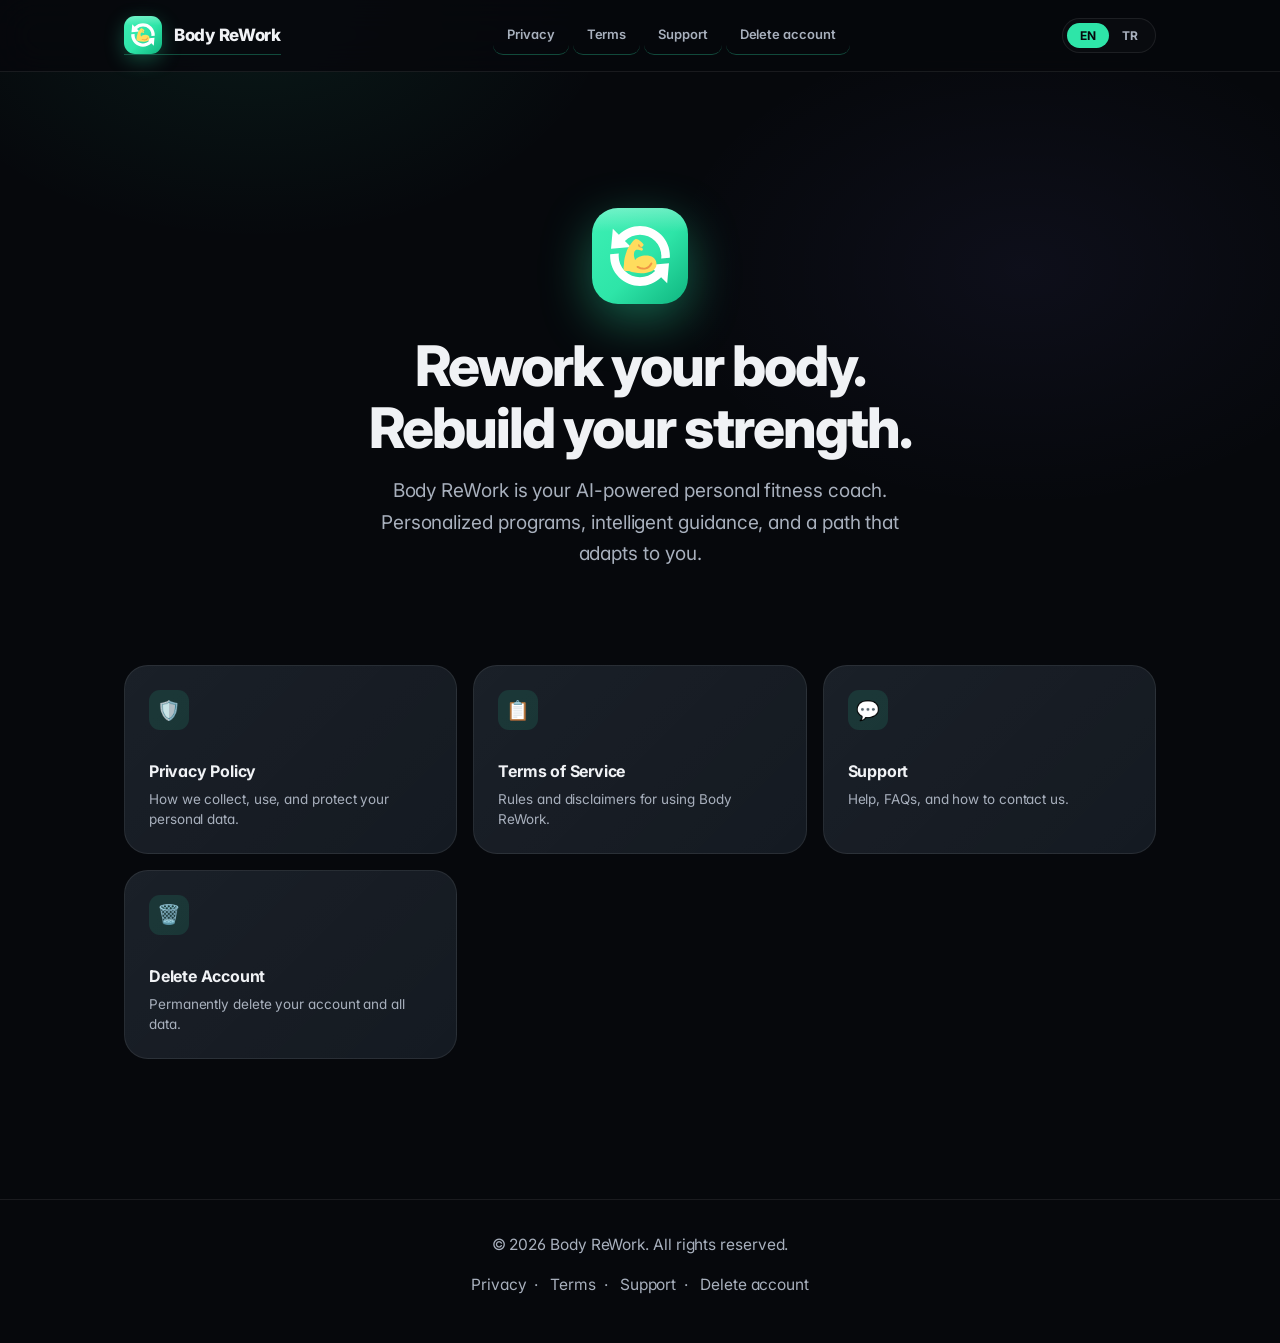
<file: index.html>
<!DOCTYPE html>
<html lang="en">
<head>
<meta charset="UTF-8" />
<meta name="viewport" content="width=device-width, initial-scale=1.0" />
<meta name="description" content="Body ReWork — official legal documents and support." />
<title>Body ReWork — Official Site</title>
<link rel="icon" type="image/svg+xml" href="data:image/svg+xml,%3Csvg xmlns='http://www.w3.org/2000/svg' viewBox='0 0 1024 1024'%3E%3Cdefs%3E%3ClinearGradient id='g'%3E%3Cstop offset='0%25' stop-color='%233DF0B5'/%3E%3Cstop offset='100%25' stop-color='%230FB57F'/%3E%3C/linearGradient%3E%3C/defs%3E%3Crect width='1024' height='1024' fill='url(%23g)'/%3E%3C/svg%3E" />
<link href="https://fonts.googleapis.com/css2?family=Inter:wght@400;500;600;700;800&family=JetBrains+Mono:wght@500&display=swap" rel="stylesheet">
<link rel="stylesheet" href="style.css" />
</head>
<body>

<nav class="nav">
  <div class="nav-inner">
    <a href="/" class="brand">
      <div class="brand-mark">
        <svg viewBox="0 0 1024 1024" xmlns="http://www.w3.org/2000/svg" aria-hidden="true">
          <defs>
            <linearGradient id="navMint" x1="0" y1="0" x2="1" y2="1">
              <stop offset="0%" stop-color="#3DF0B5"/>
              <stop offset="55%" stop-color="#2EE5A8"/>
              <stop offset="100%" stop-color="#0FB57F"/>
            </linearGradient>
            <linearGradient id="navShine" x1="0" y1="0" x2="0" y2="1">
              <stop offset="0%" stop-color="#FFFFFF" stop-opacity="0.28"/>
              <stop offset="50%" stop-color="#FFFFFF" stop-opacity="0"/>
            </linearGradient>
          </defs>
          <rect width="1024" height="1024" fill="url(#navMint)"/>
          <rect width="1024" height="512" fill="url(#navShine)"/>
          <g transform="translate(102, 102) scale(22.78)">
            <path fill="#FFFFFF" d="M22.242 22.242l2.829 2.829c-3.905 3.905-10.237 3.904-14.143-.001-2.247-2.246-3.194-5.296-2.854-8.225l-4.037.367c-.215 3.84 1.128 7.752 4.062 10.687 5.467 5.467 14.333 5.468 19.799 0l2.828 2.828.849-9.334-9.333.849zM27.899 8.1C22.431 2.633 13.568 2.633 8.1 8.1L5.272 5.272l-.849 9.334 9.334-.849-2.829-2.829c3.906-3.905 10.236-3.905 14.142 0 2.248 2.247 3.194 5.297 2.856 8.226l4.036-.366c.216-3.841-1.128-7.753-4.063-10.688z"/>
          </g>
          <g transform="translate(328, 328) scale(10.24)">
            <path fill="#EF9645" d="M15.977 9.36h3.789c.114-.191.147-.439.058-.673l-3.846-4.705V9.36z"/>
            <path fill="#FFDC5D" d="M12.804 22.277c-.057-.349-.124-.679-.206-.973-.62-2.223-1.14-3.164-.918-5.494.29-1.584.273-4.763 4.483-4.268 1.112.131 2.843.927 3.834.91.567-.01.98-1.157 1.017-1.539.051-.526-.865-1.42-1.248-1.554-.383-.134-2.012-.631-2.681-.824-1.039-.301-.985-1.705-1.051-2.205-.031-.235.084-.467.294-.591.21-.124.375-.008.579.125l.885.648c.497.426-.874 1.24-.503 1.376 0 0 1.755.659 2.507.796.412.075 1.834-1.529 1.917-2.47.065-.74-3.398-4.083-5.867-5.381-.868-.456-1.377-.721-1.949-.694-.683.032-.898.302-1.748 1.03C8.302 4.46 4.568 11.577 4.02 13.152c-2.246 6.461-2.597 9.865-2.677 11.788-.049.59-.076 1.177-.076 1.758.065 0-1 5 0 6s5.326 1 5.326 1c10 3.989 28.57 2.948 28.57-7.233 0-12.172-18.813-10.557-22.359-4.188z"/>
            <path fill="#EF9645" d="M20.63 32.078c-3.16-.332-5.628-1.881-5.767-1.97-.465-.297-.601-.913-.305-1.379s.913-.603 1.38-.308c.04.025 4.003 2.492 7.846 1.467 2.125-.566 3.867-2.115 5.177-4.601.258-.49.866-.676 1.351-.419.488.257.676.862.419 1.351-1.585 3.006-3.754 4.893-6.447 5.606-1.257.332-2.502.374-3.654.253z"/>
          </g>
        </svg>
      </div>
      <span class="brand-name">Body ReWork</span>
    </a>
    <div class="nav-links">
      <a href="/privacy.html">Privacy</a>
      <a href="/terms.html">Terms</a>
      <a href="/support.html">Support</a>
      <a href="/delete-account.html">Delete account</a>
    </div>
    <div class="lang-toggle">
      <button id="lang-en" class="active" onclick="setLang('en')">EN</button>
      <button id="lang-tr" onclick="setLang('tr')">TR</button>
    </div>
  </div>
</nav>

<main class="wide">

  <section class="hero">
    <div class="hero-logo">
      <svg viewBox="0 0 1024 1024" xmlns="http://www.w3.org/2000/svg" aria-hidden="true">
        <defs>
          <linearGradient id="heroMint" x1="0" y1="0" x2="1" y2="1">
            <stop offset="0%" stop-color="#3DF0B5"/>
            <stop offset="55%" stop-color="#2EE5A8"/>
            <stop offset="100%" stop-color="#0FB57F"/>
          </linearGradient>
          <linearGradient id="heroShine" x1="0" y1="0" x2="0" y2="1">
            <stop offset="0%" stop-color="#FFFFFF" stop-opacity="0.28"/>
            <stop offset="50%" stop-color="#FFFFFF" stop-opacity="0"/>
          </linearGradient>
        </defs>
        <rect width="1024" height="1024" fill="url(#heroMint)"/>
        <rect width="1024" height="512" fill="url(#heroShine)"/>
        <g transform="translate(102, 102) scale(22.78)">
          <path fill="#FFFFFF" d="M22.242 22.242l2.829 2.829c-3.905 3.905-10.237 3.904-14.143-.001-2.247-2.246-3.194-5.296-2.854-8.225l-4.037.367c-.215 3.84 1.128 7.752 4.062 10.687 5.467 5.467 14.333 5.468 19.799 0l2.828 2.828.849-9.334-9.333.849zM27.899 8.1C22.431 2.633 13.568 2.633 8.1 8.1L5.272 5.272l-.849 9.334 9.334-.849-2.829-2.829c3.906-3.905 10.236-3.905 14.142 0 2.248 2.247 3.194 5.297 2.856 8.226l4.036-.366c.216-3.841-1.128-7.753-4.063-10.688z"/>
        </g>
        <g transform="translate(328, 328) scale(10.24)">
          <path fill="#EF9645" d="M15.977 9.36h3.789c.114-.191.147-.439.058-.673l-3.846-4.705V9.36z"/>
          <path fill="#FFDC5D" d="M12.804 22.277c-.057-.349-.124-.679-.206-.973-.62-2.223-1.14-3.164-.918-5.494.29-1.584.273-4.763 4.483-4.268 1.112.131 2.843.927 3.834.91.567-.01.98-1.157 1.017-1.539.051-.526-.865-1.42-1.248-1.554-.383-.134-2.012-.631-2.681-.824-1.039-.301-.985-1.705-1.051-2.205-.031-.235.084-.467.294-.591.21-.124.375-.008.579.125l.885.648c.497.426-.874 1.24-.503 1.376 0 0 1.755.659 2.507.796.412.075 1.834-1.529 1.917-2.47.065-.74-3.398-4.083-5.867-5.381-.868-.456-1.377-.721-1.949-.694-.683.032-.898.302-1.748 1.03C8.302 4.46 4.568 11.577 4.02 13.152c-2.246 6.461-2.597 9.865-2.677 11.788-.049.59-.076 1.177-.076 1.758.065 0-1 5 0 6s5.326 1 5.326 1c10 3.989 28.57 2.948 28.57-7.233 0-12.172-18.813-10.557-22.359-4.188z"/>
          <path fill="#EF9645" d="M20.63 32.078c-3.16-.332-5.628-1.881-5.767-1.97-.465-.297-.601-.913-.305-1.379s.913-.603 1.38-.308c.04.025 4.003 2.492 7.846 1.467 2.125-.566 3.867-2.115 5.177-4.601.258-.49.866-.676 1.351-.419.488.257.676.862.419 1.351-1.585 3.006-3.754 4.893-6.447 5.606-1.257.332-2.502.374-3.654.253z"/>
        </g>
      </svg>
    </div>

    <h1>
      <span lang="en">Rework your body.<br/>Rebuild your strength.</span>
      <span lang="tr">Bedenini yeniden inşa et.<br/>Gücünü yeniden kazan.</span>
    </h1>
    <p class="tagline">
      <span lang="en">Body ReWork is your AI-powered personal fitness coach. Personalized programs, intelligent guidance, and a path that adapts to you.</span>
      <span lang="tr">Body ReWork, yapay zekâ destekli kişisel fitness koçundur. Kişiselleştirilmiş programlar, akıllı rehberlik ve sana uyum sağlayan bir yol.</span>
    </p>
  </section>

  <div class="cards">
    <a href="/privacy.html" class="card">
      <div class="card-icon">🛡️</div>
      <h3 class="card-title">
        <span lang="en">Privacy Policy</span>
        <span lang="tr">Gizlilik Politikası</span>
      </h3>
      <p class="card-desc">
        <span lang="en">How we collect, use, and protect your personal data.</span>
        <span lang="tr">Kişisel verilerini nasıl topluyor, kullanıyor ve koruyoruz.</span>
      </p>
    </a>

    <a href="/terms.html" class="card">
      <div class="card-icon">📋</div>
      <h3 class="card-title">
        <span lang="en">Terms of Service</span>
        <span lang="tr">Kullanım Koşulları</span>
      </h3>
      <p class="card-desc">
        <span lang="en">Rules and disclaimers for using Body ReWork.</span>
        <span lang="tr">Body ReWork'ü kullanma kuralları ve yasal uyarılar.</span>
      </p>
    </a>

    <a href="/support.html" class="card">
      <div class="card-icon">💬</div>
      <h3 class="card-title">
        <span lang="en">Support</span>
        <span lang="tr">Destek</span>
      </h3>
      <p class="card-desc">
        <span lang="en">Help, FAQs, and how to contact us.</span>
        <span lang="tr">Yardım, sık sorulanlar ve iletişim bilgileri.</span>
      </p>
    </a>

    <a href="/delete-account.html" class="card">
      <div class="card-icon">🗑️</div>
      <h3 class="card-title">
        <span lang="en">Delete Account</span>
        <span lang="tr">Hesabımı Sil</span>
      </h3>
      <p class="card-desc">
        <span lang="en">Permanently delete your account and all data.</span>
        <span lang="tr">Hesabını ve tüm verilerini kalıcı olarak sil.</span>
      </p>
    </a>
  </div>

</main>

<footer>
  <div class="inner">
    <p>© <span id="year">2026</span> Body ReWork. <span lang="en">All rights reserved.</span><span lang="tr">Tüm hakları saklıdır.</span></p>
    <p style="margin-top: 8px;">
      <a href="/privacy.html">Privacy</a>·
      <a href="/terms.html">Terms</a>·
      <a href="/support.html">Support</a>·
      <a href="/delete-account.html">Delete account</a>
    </p>
  </div>
</footer>

<script>
function setLang(l) {
  document.documentElement.lang = l;
  document.getElementById('lang-en').classList.toggle('active', l === 'en');
  document.getElementById('lang-tr').classList.toggle('active', l === 'tr');
  localStorage.setItem('lang', l);
}
const saved = localStorage.getItem('lang');
if (saved === 'tr') setLang('tr');
document.getElementById('year').textContent = new Date().getFullYear();
</script>

</body>
</html>
</file>
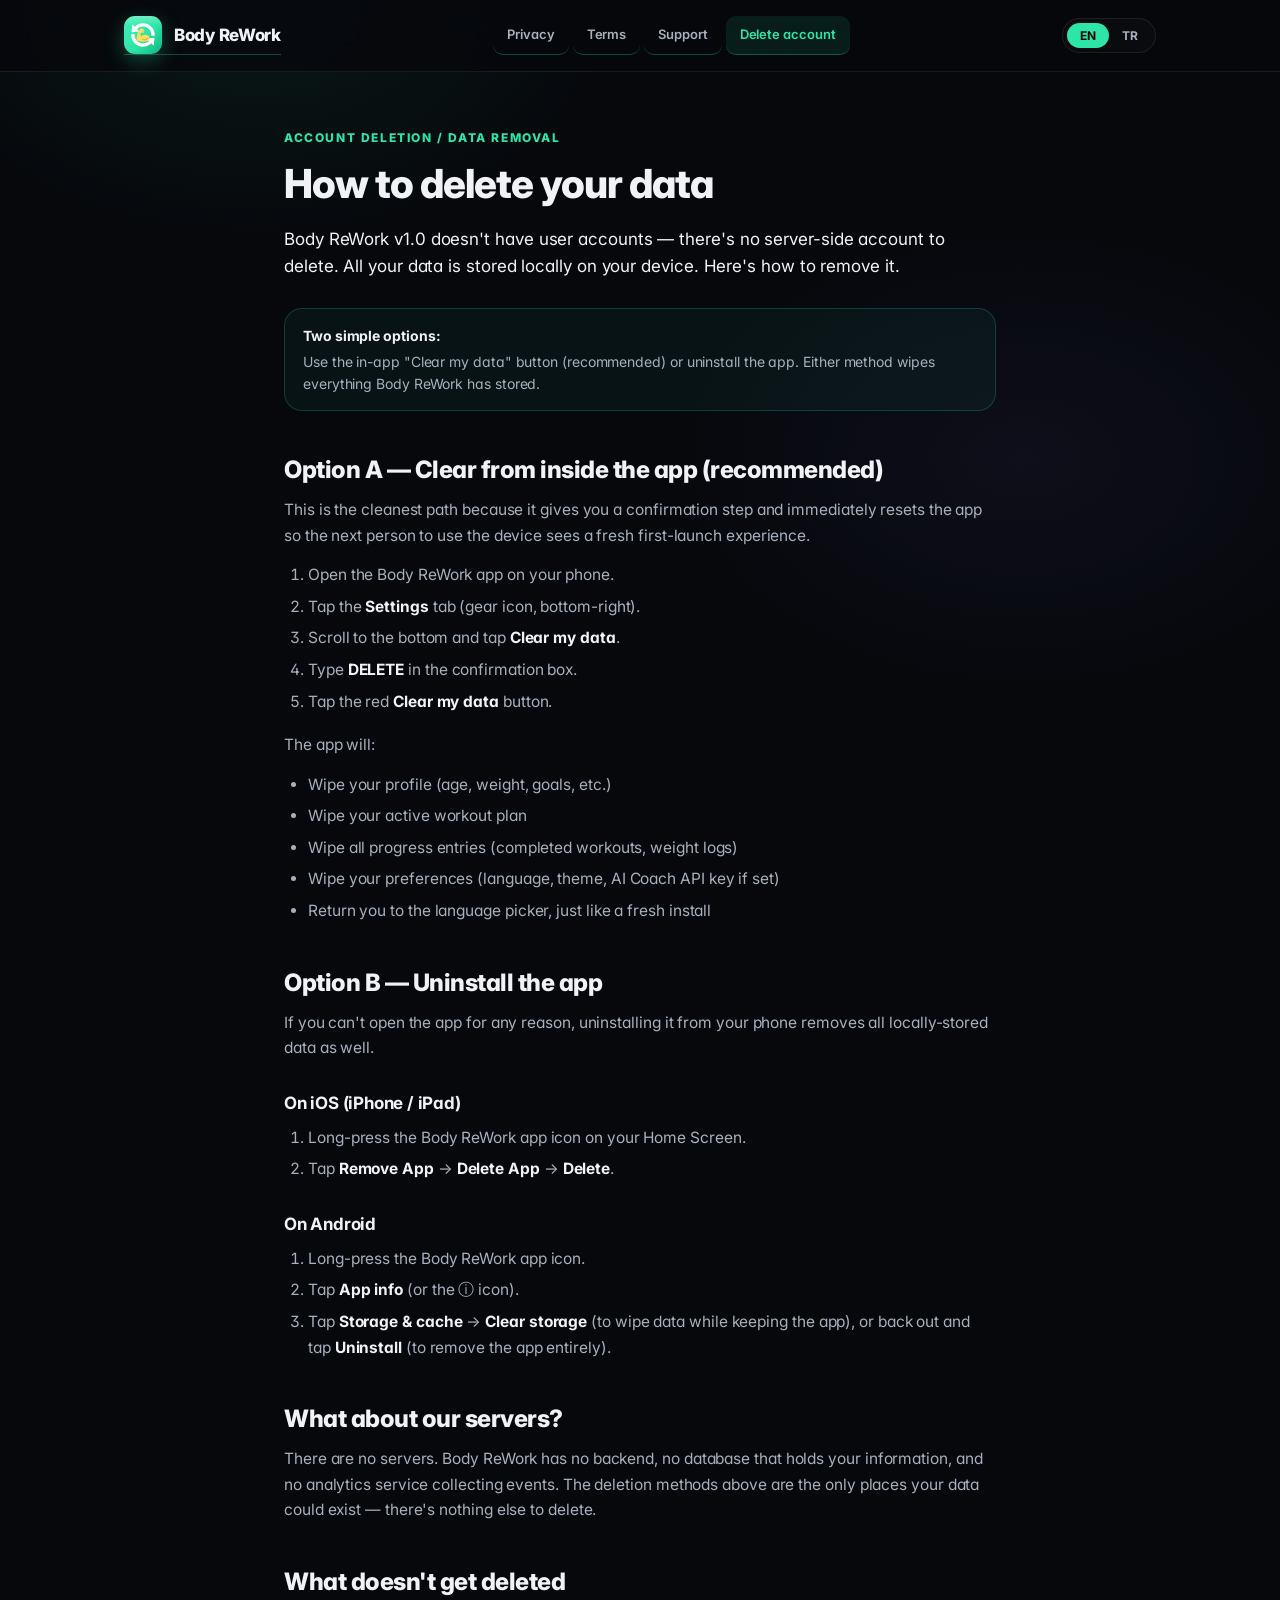
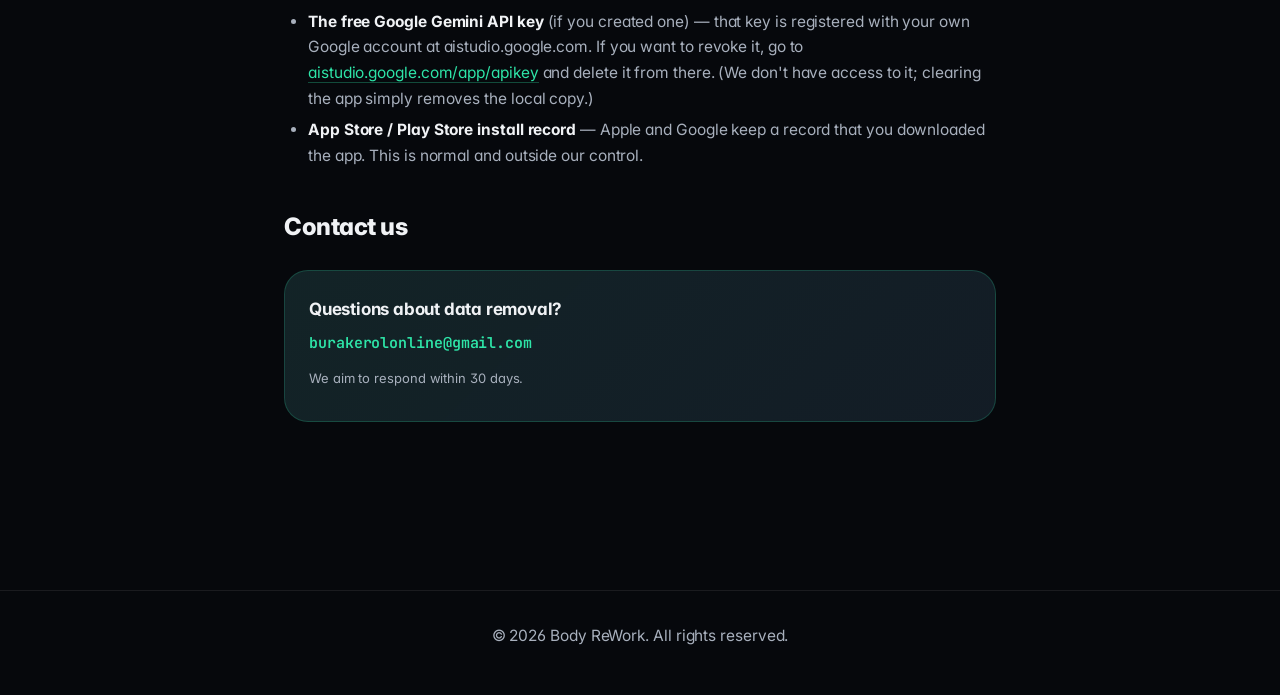
<file: delete-account.html>
<!DOCTYPE html>
<html lang="en">
<head>
<meta charset="UTF-8" />
<meta name="viewport" content="width=device-width, initial-scale=1.0" />
<title>Delete Account — Body ReWork</title>
<link href="https://fonts.googleapis.com/css2?family=Inter:wght@400;500;600;700;800&family=JetBrains+Mono:wght@500&display=swap" rel="stylesheet">
<link rel="stylesheet" href="style.css" />
</head>
<body>

<nav class="nav">
  <div class="nav-inner">
    <a href="/" class="brand">
      <div class="brand-mark">
        <svg viewBox="0 0 1024 1024" xmlns="http://www.w3.org/2000/svg" aria-hidden="true">
          <defs>
            <linearGradient id="navMint" x1="0" y1="0" x2="1" y2="1"><stop offset="0%" stop-color="#3DF0B5"/><stop offset="55%" stop-color="#2EE5A8"/><stop offset="100%" stop-color="#0FB57F"/></linearGradient>
            <linearGradient id="navShine" x1="0" y1="0" x2="0" y2="1"><stop offset="0%" stop-color="#FFFFFF" stop-opacity="0.28"/><stop offset="50%" stop-color="#FFFFFF" stop-opacity="0"/></linearGradient>
          </defs>
          <rect width="1024" height="1024" fill="url(#navMint)"/>
          <rect width="1024" height="512" fill="url(#navShine)"/>
          <g transform="translate(102, 102) scale(22.78)"><path fill="#FFFFFF" d="M22.242 22.242l2.829 2.829c-3.905 3.905-10.237 3.904-14.143-.001-2.247-2.246-3.194-5.296-2.854-8.225l-4.037.367c-.215 3.84 1.128 7.752 4.062 10.687 5.467 5.467 14.333 5.468 19.799 0l2.828 2.828.849-9.334-9.333.849zM27.899 8.1C22.431 2.633 13.568 2.633 8.1 8.1L5.272 5.272l-.849 9.334 9.334-.849-2.829-2.829c3.906-3.905 10.236-3.905 14.142 0 2.248 2.247 3.194 5.297 2.856 8.226l4.036-.366c.216-3.841-1.128-7.753-4.063-10.688z"/></g>
          <g transform="translate(328, 328) scale(10.24)"><path fill="#EF9645" d="M15.977 9.36h3.789c.114-.191.147-.439.058-.673l-3.846-4.705V9.36z"/><path fill="#FFDC5D" d="M12.804 22.277c-.057-.349-.124-.679-.206-.973-.62-2.223-1.14-3.164-.918-5.494.29-1.584.273-4.763 4.483-4.268 1.112.131 2.843.927 3.834.91.567-.01.98-1.157 1.017-1.539.051-.526-.865-1.42-1.248-1.554-.383-.134-2.012-.631-2.681-.824-1.039-.301-.985-1.705-1.051-2.205-.031-.235.084-.467.294-.591.21-.124.375-.008.579.125l.885.648c.497.426-.874 1.24-.503 1.376 0 0 1.755.659 2.507.796.412.075 1.834-1.529 1.917-2.47.065-.74-3.398-4.083-5.867-5.381-.868-.456-1.377-.721-1.949-.694-.683.032-.898.302-1.748 1.03C8.302 4.46 4.568 11.577 4.02 13.152c-2.246 6.461-2.597 9.865-2.677 11.788-.049.59-.076 1.177-.076 1.758.065 0-1 5 0 6s5.326 1 5.326 1c10 3.989 28.57 2.948 28.57-7.233 0-12.172-18.813-10.557-22.359-4.188z"/><path fill="#EF9645" d="M20.63 32.078c-3.16-.332-5.628-1.881-5.767-1.97-.465-.297-.601-.913-.305-1.379s.913-.603 1.38-.308c.04.025 4.003 2.492 7.846 1.467 2.125-.566 3.867-2.115 5.177-4.601.258-.49.866-.676 1.351-.419.488.257.676.862.419 1.351-1.585 3.006-3.754 4.893-6.447 5.606-1.257.332-2.502.374-3.654.253z"/></g>
        </svg>
      </div>
      <span class="brand-name">Body ReWork</span>
    </a>
    <div class="nav-links">
      <a href="/privacy.html">Privacy</a>
      <a href="/terms.html">Terms</a>
      <a href="/support.html">Support</a>
      <a href="/delete-account.html" class="active">Delete account</a>
    </div>
    <div class="lang-toggle">
      <button id="lang-en" class="active" onclick="setLang('en')">EN</button>
      <button id="lang-tr" onclick="setLang('tr')">TR</button>
    </div>
  </div>
</nav>

<main>

<!-- ============ ENGLISH ============ -->
<div lang="en">
<p class="eyebrow">Account Deletion / Data Removal</p>
<h1>How to delete your data</h1>
<p class="lead">Body ReWork v1.0 doesn't have user accounts — there's no server-side account to delete. All your data is stored locally on your device. Here's how to remove it.</p>

<div class="callout callout-info">
  <p style="margin: 0;"><strong>Two simple options:</strong> Use the in-app "Clear my data" button (recommended) or uninstall the app. Either method wipes everything Body ReWork has stored.</p>
</div>

<h2>Option A — Clear from inside the app (recommended)</h2>
<p>This is the cleanest path because it gives you a confirmation step and immediately resets the app so the next person to use the device sees a fresh first-launch experience.</p>
<ol>
  <li>Open the Body ReWork app on your phone.</li>
  <li>Tap the <strong>Settings</strong> tab (gear icon, bottom-right).</li>
  <li>Scroll to the bottom and tap <strong>Clear my data</strong>.</li>
  <li>Type <strong>DELETE</strong> in the confirmation box.</li>
  <li>Tap the red <strong>Clear my data</strong> button.</li>
</ol>
<p>The app will:</p>
<ul>
  <li>Wipe your profile (age, weight, goals, etc.)</li>
  <li>Wipe your active workout plan</li>
  <li>Wipe all progress entries (completed workouts, weight logs)</li>
  <li>Wipe your preferences (language, theme, AI Coach API key if set)</li>
  <li>Return you to the language picker, just like a fresh install</li>
</ul>

<h2>Option B — Uninstall the app</h2>
<p>If you can't open the app for any reason, uninstalling it from your phone removes all locally-stored data as well.</p>

<h3>On iOS (iPhone / iPad)</h3>
<ol>
  <li>Long-press the Body ReWork app icon on your Home Screen.</li>
  <li>Tap <strong>Remove App</strong> → <strong>Delete App</strong> → <strong>Delete</strong>.</li>
</ol>

<h3>On Android</h3>
<ol>
  <li>Long-press the Body ReWork app icon.</li>
  <li>Tap <strong>App info</strong> (or the ⓘ icon).</li>
  <li>Tap <strong>Storage &amp; cache</strong> → <strong>Clear storage</strong> (to wipe data while keeping the app), or back out and tap <strong>Uninstall</strong> (to remove the app entirely).</li>
</ol>

<h2>What about our servers?</h2>
<p>There are no servers. Body ReWork has no backend, no database that holds your information, and no analytics service collecting events. The deletion methods above are the only places your data could exist — there's nothing else to delete.</p>

<h2>What doesn't get deleted</h2>
<ul>
  <li><strong>The free Google Gemini API key</strong> (if you created one) — that key is registered with your own Google account at aistudio.google.com. If you want to revoke it, go to <a href="https://aistudio.google.com/app/apikey" target="_blank">aistudio.google.com/app/apikey</a> and delete it from there. (We don't have access to it; clearing the app simply removes the local copy.)</li>
  <li><strong>App Store / Play Store install record</strong> — Apple and Google keep a record that you downloaded the app. This is normal and outside our control.</li>
</ul>

<h2>Contact us</h2>
<div class="contact-box">
  <h3>Questions about data removal?</h3>
  <p class="email">burakerolonline@gmail.com</p>
  <p style="font-size: 13px; margin-top: 12px;">We aim to respond within 30 days.</p>
</div>
</div>


<!-- ============ TÜRKÇE ============ -->
<div lang="tr">
<p class="eyebrow">Hesap Silme / Veri Kaldırma</p>
<h1>Verilerini nasıl silersin</h1>
<p class="lead">Body ReWork v1.0'da kullanıcı hesabı yoktur — silinecek bir sunucu hesabı yok. Tüm verilerin yalnızca cihazında saklanıyor. İşte nasıl kaldıracağın.</p>

<div class="callout callout-info">
  <p style="margin: 0;"><strong>İki basit seçenek:</strong> Uygulama içindeki "Verilerimi temizle" butonunu kullan (önerilen) veya uygulamayı kaldır. İki yöntem de Body ReWork'ün tuttuğu her şeyi siler.</p>
</div>

<h2>Seçenek A — Uygulamadan temizle (önerilen)</h2>
<p>Bu en temiz yoldur çünkü sana bir onay adımı sunar ve uygulamayı anında sıfırlar; cihazı bir sonraki kullanan kişi taze bir ilk açılış deneyimi görür.</p>
<ol>
  <li>Telefonunda Body ReWork uygulamasını aç.</li>
  <li>Alt sağdaki dişli simgesiyle <strong>Ayarlar</strong> sekmesine dokun.</li>
  <li>En aşağı kaydır ve <strong>Verilerimi temizle</strong>'ye dokun.</li>
  <li>Onay kutusuna <strong>DELETE</strong> yaz.</li>
  <li>Kırmızı <strong>Verilerimi temizle</strong> butonuna dokun.</li>
</ol>
<p>Uygulama şunları yapar:</p>
<ul>
  <li>Profilini siler (yaş, kilo, hedefler vb.)</li>
  <li>Aktif antrenman planını siler</li>
  <li>Tüm ilerleme kayıtlarını siler (tamamlanan antrenmanlar, kilo logları)</li>
  <li>Tercihlerini siler (dil, tema, varsa AI Koç API anahtarı)</li>
  <li>Seni dil seçim ekranına geri götürür — taze kurulum gibi</li>
</ul>

<h2>Seçenek B — Uygulamayı kaldır</h2>
<p>Herhangi bir nedenle uygulamayı açamıyorsan, onu telefondan kaldırmak da yerel olarak tutulan tüm verileri kaldırır.</p>

<h3>iOS (iPhone / iPad)</h3>
<ol>
  <li>Ana ekranda Body ReWork simgesine uzun bas.</li>
  <li><strong>Uygulamayı Kaldır</strong> → <strong>Uygulamayı Sil</strong> → <strong>Sil</strong>'e dokun.</li>
</ol>

<h3>Android</h3>
<ol>
  <li>Body ReWork simgesine uzun bas.</li>
  <li><strong>Uygulama bilgisi</strong>'ne dokun (veya ⓘ simgesi).</li>
  <li><strong>Depolama ve önbellek</strong> → <strong>Depolamayı temizle</strong> (uygulamayı tutarken verileri silmek için) ya da geri çık ve <strong>Kaldır</strong>'a bas (uygulamayı tamamen kaldırmak için).</li>
</ol>

<h2>Peki ya sunucularınız?</h2>
<p>Sunucu yok. Body ReWork'ün arka ucu yok, bilgilerini tutan bir veritabanı yok, olay toplayan bir analitik servisi yok. Yukarıdaki silme yöntemleri verilerinin bulunabileceği tek yer — silinecek başka bir yer yok.</p>

<h2>Silinmeyenler</h2>
<ul>
  <li><strong>Ücretsiz Google Gemini API anahtarı</strong> (eğer oluşturduysan) — o anahtar aistudio.google.com'da kendi Google hesabına kayıtlıdır. İptal etmek istersen <a href="https://aistudio.google.com/app/apikey" target="_blank">aistudio.google.com/app/apikey</a>'ye git ve oradan sil. (Bizim erişimimiz yok; uygulamayı temizlemek yalnızca yerel kopyayı kaldırır.)</li>
  <li><strong>App Store / Play Store yükleme kaydı</strong> — Apple ve Google uygulamayı indirdiğine dair bir kayıt tutar. Bu normaldir ve bizim kontrolümüz dışındadır.</li>
</ul>

<h2>İletişim</h2>
<div class="contact-box">
  <h3>Veri kaldırmayla ilgili sorular?</h3>
  <p class="email">burakerolonline@gmail.com</p>
  <p style="font-size: 13px; margin-top: 12px;">30 gün içinde yanıtlamayı hedefliyoruz.</p>
</div>
</div>

</main>

<footer>
  <div class="inner">
    <p>© <span id="year">2026</span> Body ReWork. <span lang="en">All rights reserved.</span><span lang="tr">Tüm hakları saklıdır.</span></p>
  </div>
</footer>

<script>
function setLang(l) {
  document.documentElement.lang = l;
  document.getElementById('lang-en').classList.toggle('active', l === 'en');
  document.getElementById('lang-tr').classList.toggle('active', l === 'tr');
  localStorage.setItem('lang', l);
}
const saved = localStorage.getItem('lang');
if (saved === 'tr') setLang('tr');
document.getElementById('year').textContent = new Date().getFullYear();
</script>

</body>
</html>
</file>
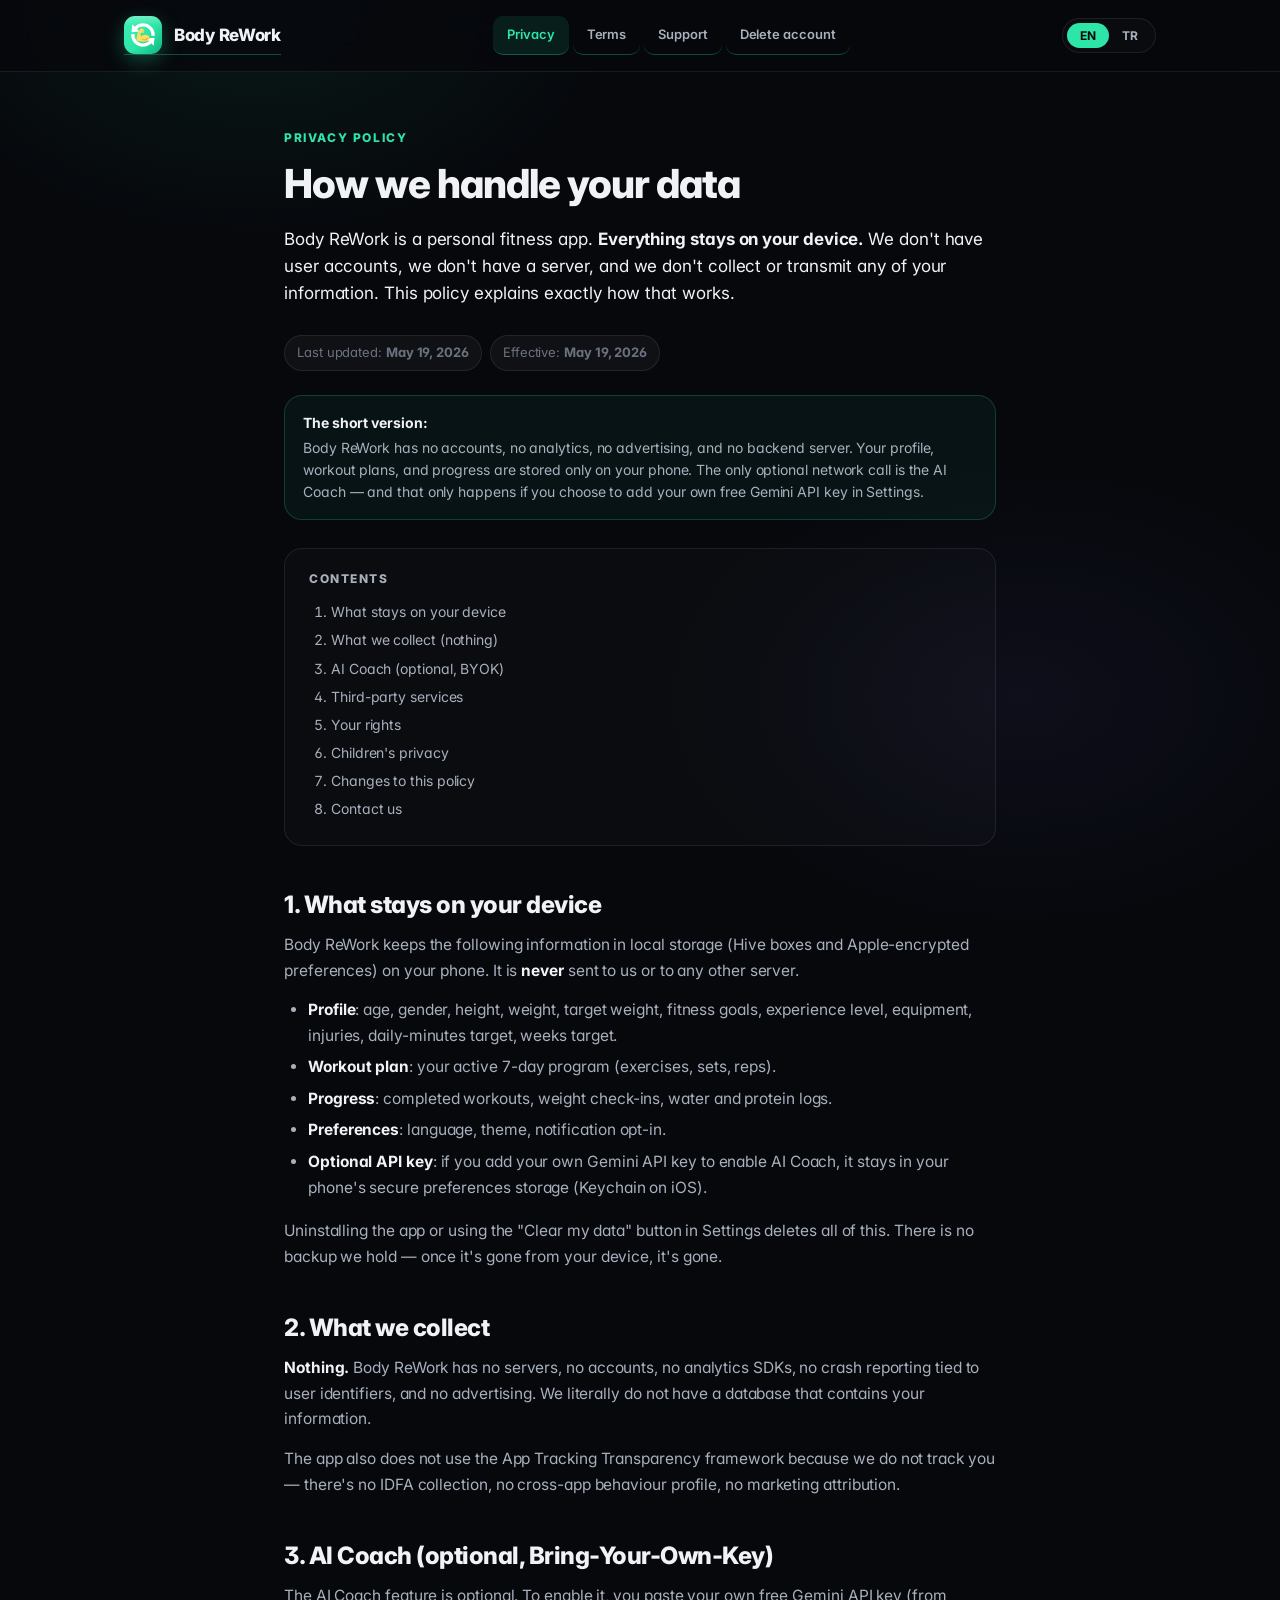
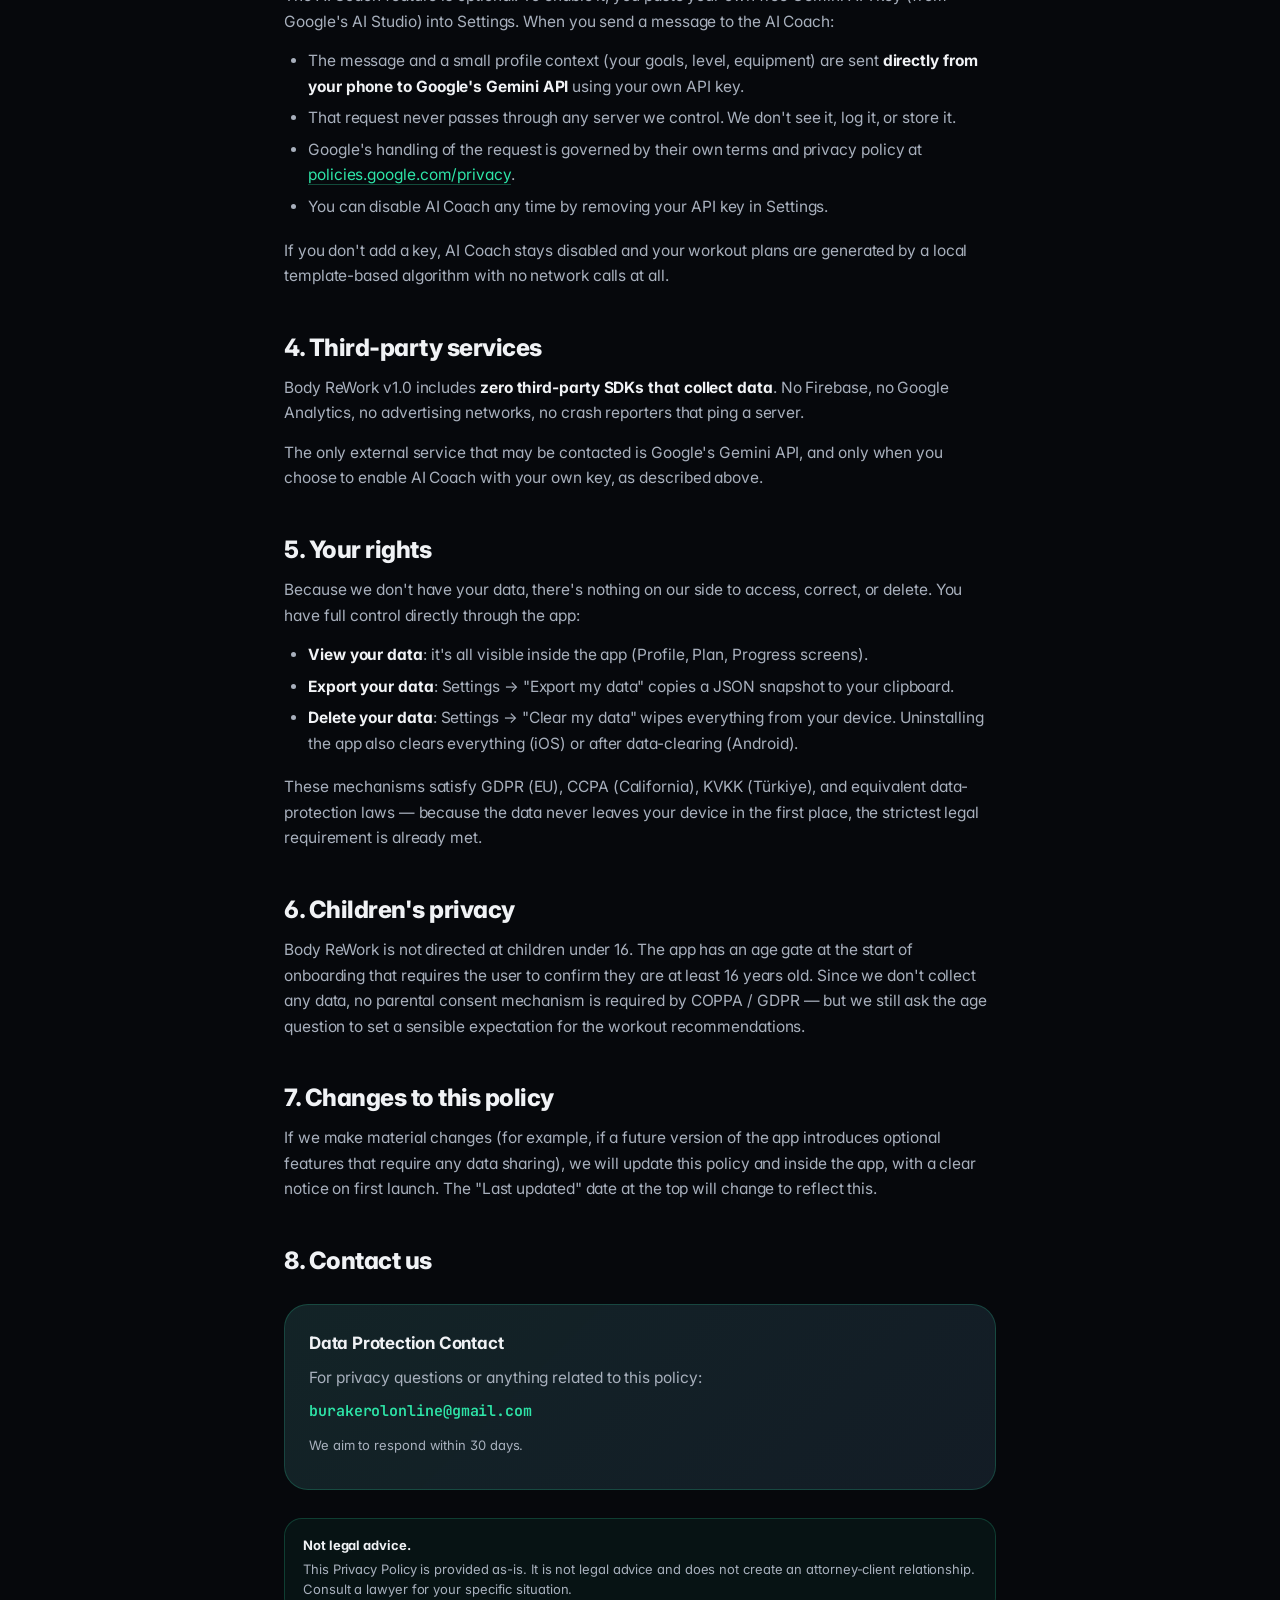
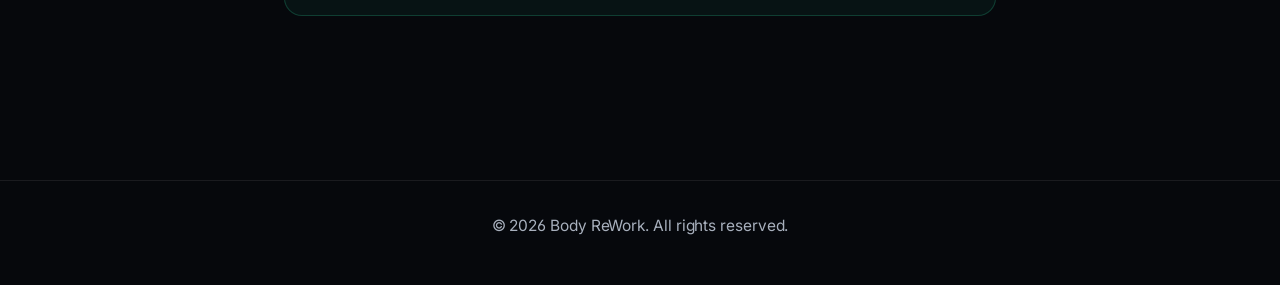
<file: privacy.html>
<!DOCTYPE html>
<html lang="en">
<head>
<meta charset="UTF-8" />
<meta name="viewport" content="width=device-width, initial-scale=1.0" />
<title>Privacy Policy — Body ReWork</title>
<link href="https://fonts.googleapis.com/css2?family=Inter:wght@400;500;600;700;800&family=JetBrains+Mono:wght@500&display=swap" rel="stylesheet">
<link rel="stylesheet" href="style.css" />
</head>
<body>

<nav class="nav">
  <div class="nav-inner">
    <a href="/" class="brand">
      <div class="brand-mark">
        <svg viewBox="0 0 1024 1024" xmlns="http://www.w3.org/2000/svg" aria-hidden="true">
          <defs>
            <linearGradient id="navMint" x1="0" y1="0" x2="1" y2="1"><stop offset="0%" stop-color="#3DF0B5"/><stop offset="55%" stop-color="#2EE5A8"/><stop offset="100%" stop-color="#0FB57F"/></linearGradient>
            <linearGradient id="navShine" x1="0" y1="0" x2="0" y2="1"><stop offset="0%" stop-color="#FFFFFF" stop-opacity="0.28"/><stop offset="50%" stop-color="#FFFFFF" stop-opacity="0"/></linearGradient>
          </defs>
          <rect width="1024" height="1024" fill="url(#navMint)"/>
          <rect width="1024" height="512" fill="url(#navShine)"/>
          <g transform="translate(102, 102) scale(22.78)"><path fill="#FFFFFF" d="M22.242 22.242l2.829 2.829c-3.905 3.905-10.237 3.904-14.143-.001-2.247-2.246-3.194-5.296-2.854-8.225l-4.037.367c-.215 3.84 1.128 7.752 4.062 10.687 5.467 5.467 14.333 5.468 19.799 0l2.828 2.828.849-9.334-9.333.849zM27.899 8.1C22.431 2.633 13.568 2.633 8.1 8.1L5.272 5.272l-.849 9.334 9.334-.849-2.829-2.829c3.906-3.905 10.236-3.905 14.142 0 2.248 2.247 3.194 5.297 2.856 8.226l4.036-.366c.216-3.841-1.128-7.753-4.063-10.688z"/></g>
          <g transform="translate(328, 328) scale(10.24)"><path fill="#EF9645" d="M15.977 9.36h3.789c.114-.191.147-.439.058-.673l-3.846-4.705V9.36z"/><path fill="#FFDC5D" d="M12.804 22.277c-.057-.349-.124-.679-.206-.973-.62-2.223-1.14-3.164-.918-5.494.29-1.584.273-4.763 4.483-4.268 1.112.131 2.843.927 3.834.91.567-.01.98-1.157 1.017-1.539.051-.526-.865-1.42-1.248-1.554-.383-.134-2.012-.631-2.681-.824-1.039-.301-.985-1.705-1.051-2.205-.031-.235.084-.467.294-.591.21-.124.375-.008.579.125l.885.648c.497.426-.874 1.24-.503 1.376 0 0 1.755.659 2.507.796.412.075 1.834-1.529 1.917-2.47.065-.74-3.398-4.083-5.867-5.381-.868-.456-1.377-.721-1.949-.694-.683.032-.898.302-1.748 1.03C8.302 4.46 4.568 11.577 4.02 13.152c-2.246 6.461-2.597 9.865-2.677 11.788-.049.59-.076 1.177-.076 1.758.065 0-1 5 0 6s5.326 1 5.326 1c10 3.989 28.57 2.948 28.57-7.233 0-12.172-18.813-10.557-22.359-4.188z"/><path fill="#EF9645" d="M20.63 32.078c-3.16-.332-5.628-1.881-5.767-1.97-.465-.297-.601-.913-.305-1.379s.913-.603 1.38-.308c.04.025 4.003 2.492 7.846 1.467 2.125-.566 3.867-2.115 5.177-4.601.258-.49.866-.676 1.351-.419.488.257.676.862.419 1.351-1.585 3.006-3.754 4.893-6.447 5.606-1.257.332-2.502.374-3.654.253z"/></g>
        </svg>
      </div>
      <span class="brand-name">Body ReWork</span>
    </a>
    <div class="nav-links">
      <a href="/privacy.html" class="active">Privacy</a>
      <a href="/terms.html">Terms</a>
      <a href="/support.html">Support</a>
      <a href="/delete-account.html">Delete account</a>
    </div>
    <div class="lang-toggle">
      <button id="lang-en" class="active" onclick="setLang('en')">EN</button>
      <button id="lang-tr" onclick="setLang('tr')">TR</button>
    </div>
  </div>
</nav>

<main>

<!-- ============ ENGLISH ============ -->
<div lang="en">
<p class="eyebrow">Privacy Policy</p>
<h1>How we handle your data</h1>
<p class="lead">Body ReWork is a personal fitness app. <strong>Everything stays on your device.</strong> We don't have user accounts, we don't have a server, and we don't collect or transmit any of your information. This policy explains exactly how that works.</p>

<div class="meta">
  <span class="meta-pill">Last updated: <strong>May 19, 2026</strong></span>
  <span class="meta-pill">Effective: <strong>May 19, 2026</strong></span>
</div>

<div class="callout callout-info">
  <p style="margin: 0;"><strong>The short version:</strong> Body ReWork has no accounts, no analytics, no advertising, and no backend server. Your profile, workout plans, and progress are stored only on your phone. The only optional network call is the AI Coach — and that only happens if you choose to add your own free Gemini API key in Settings.</p>
</div>

<div class="toc">
  <div class="toc-title">Contents</div>
  <ol>
    <li><a href="#what-stays-local">What stays on your device</a></li>
    <li><a href="#what-we-collect">What we collect (nothing)</a></li>
    <li><a href="#ai-coach">AI Coach (optional, BYOK)</a></li>
    <li><a href="#third-parties">Third-party services</a></li>
    <li><a href="#your-rights">Your rights</a></li>
    <li><a href="#children">Children's privacy</a></li>
    <li><a href="#changes">Changes to this policy</a></li>
    <li><a href="#contact">Contact us</a></li>
  </ol>
</div>

<h2 id="what-stays-local">1. What stays on your device</h2>
<p>Body ReWork keeps the following information in local storage (Hive boxes and Apple-encrypted preferences) on your phone. It is <strong>never</strong> sent to us or to any other server.</p>
<ul>
  <li><strong>Profile</strong>: age, gender, height, weight, target weight, fitness goals, experience level, equipment, injuries, daily-minutes target, weeks target.</li>
  <li><strong>Workout plan</strong>: your active 7-day program (exercises, sets, reps).</li>
  <li><strong>Progress</strong>: completed workouts, weight check-ins, water and protein logs.</li>
  <li><strong>Preferences</strong>: language, theme, notification opt-in.</li>
  <li><strong>Optional API key</strong>: if you add your own Gemini API key to enable AI Coach, it stays in your phone's secure preferences storage (Keychain on iOS).</li>
</ul>
<p>Uninstalling the app or using the "Clear my data" button in Settings deletes all of this. There is no backup we hold — once it's gone from your device, it's gone.</p>

<h2 id="what-we-collect">2. What we collect</h2>
<p><strong>Nothing.</strong> Body ReWork has no servers, no accounts, no analytics SDKs, no crash reporting tied to user identifiers, and no advertising. We literally do not have a database that contains your information.</p>
<p>The app also does not use the App Tracking Transparency framework because we do not track you — there's no IDFA collection, no cross-app behaviour profile, no marketing attribution.</p>

<h2 id="ai-coach">3. AI Coach (optional, Bring-Your-Own-Key)</h2>
<p>The AI Coach feature is optional. To enable it, you paste your own free Gemini API key (from Google's AI Studio) into Settings. When you send a message to the AI Coach:</p>
<ul>
  <li>The message and a small profile context (your goals, level, equipment) are sent <strong>directly from your phone to Google's Gemini API</strong> using your own API key.</li>
  <li>That request never passes through any server we control. We don't see it, log it, or store it.</li>
  <li>Google's handling of the request is governed by their own terms and privacy policy at <a href="https://policies.google.com/privacy" target="_blank">policies.google.com/privacy</a>.</li>
  <li>You can disable AI Coach any time by removing your API key in Settings.</li>
</ul>
<p>If you don't add a key, AI Coach stays disabled and your workout plans are generated by a local template-based algorithm with no network calls at all.</p>

<h2 id="third-parties">4. Third-party services</h2>
<p>Body ReWork v1.0 includes <strong>zero third-party SDKs that collect data</strong>. No Firebase, no Google Analytics, no advertising networks, no crash reporters that ping a server.</p>
<p>The only external service that may be contacted is Google's Gemini API, and only when you choose to enable AI Coach with your own key, as described above.</p>

<h2 id="your-rights">5. Your rights</h2>
<p>Because we don't have your data, there's nothing on our side to access, correct, or delete. You have full control directly through the app:</p>
<ul>
  <li><strong>View your data</strong>: it's all visible inside the app (Profile, Plan, Progress screens).</li>
  <li><strong>Export your data</strong>: Settings → "Export my data" copies a JSON snapshot to your clipboard.</li>
  <li><strong>Delete your data</strong>: Settings → "Clear my data" wipes everything from your device. Uninstalling the app also clears everything (iOS) or after data-clearing (Android).</li>
</ul>
<p>These mechanisms satisfy GDPR (EU), CCPA (California), KVKK (Türkiye), and equivalent data-protection laws — because the data never leaves your device in the first place, the strictest legal requirement is already met.</p>

<h2 id="children">6. Children's privacy</h2>
<p>Body ReWork is not directed at children under 16. The app has an age gate at the start of onboarding that requires the user to confirm they are at least 16 years old. Since we don't collect any data, no parental consent mechanism is required by COPPA / GDPR — but we still ask the age question to set a sensible expectation for the workout recommendations.</p>

<h2 id="changes">7. Changes to this policy</h2>
<p>If we make material changes (for example, if a future version of the app introduces optional features that require any data sharing), we will update this policy and inside the app, with a clear notice on first launch. The "Last updated" date at the top will change to reflect this.</p>

<h2 id="contact">8. Contact us</h2>
<div class="contact-box">
  <h3>Data Protection Contact</h3>
  <p>For privacy questions or anything related to this policy:</p>
  <p class="email">burakerolonline@gmail.com</p>
  <p style="font-size: 13px; margin-top: 12px;">We aim to respond within 30 days.</p>
</div>

<div class="callout callout-info">
  <p style="margin: 0; font-size: 13px;"><strong>Not legal advice.</strong> This Privacy Policy is provided as-is. It is not legal advice and does not create an attorney-client relationship. Consult a lawyer for your specific situation.</p>
</div>
</div>


<!-- ============ TÜRKÇE ============ -->
<div lang="tr">
<p class="eyebrow">Gizlilik Politikası</p>
<h1>Verilerini nasıl ele alıyoruz</h1>
<p class="lead">Body ReWork bir kişisel fitness uygulamasıdır. <strong>Her şey senin cihazında kalır.</strong> Hesap sistemimiz yok, sunucumuz yok, bilgilerinin hiçbirini toplamıyoruz ve aktarmıyoruz. Bu politika bunun nasıl işlediğini açıklar.</p>

<div class="meta">
  <span class="meta-pill">Son güncelleme: <strong>19 Mayıs 2026</strong></span>
  <span class="meta-pill">Yürürlük tarihi: <strong>19 Mayıs 2026</strong></span>
</div>

<div class="callout callout-info">
  <p style="margin: 0;"><strong>Kısa özet:</strong> Body ReWork'te hesap yok, analitik yok, reklam yok, sunucu yok. Profilin, antrenman planın ve ilerleme kayıtların yalnızca telefonunda saklanır. Tek opsiyonel ağ çağrısı AI Koç içindir — o da sadece kendi ücretsiz Gemini API anahtarını Ayarlar'a eklersen yapılır.</p>
</div>

<div class="toc">
  <div class="toc-title">İçindekiler</div>
  <ol>
    <li><a href="#what-stays-local">Cihazında kalanlar</a></li>
    <li><a href="#what-we-collect">Topladığımız veriler (yok)</a></li>
    <li><a href="#ai-coach">AI Koç (opsiyonel, kendi anahtarın)</a></li>
    <li><a href="#third-parties">Üçüncü taraf servisler</a></li>
    <li><a href="#your-rights">Hakların</a></li>
    <li><a href="#children">Çocukların gizliliği</a></li>
    <li><a href="#changes">Politikadaki değişiklikler</a></li>
    <li><a href="#contact">İletişim</a></li>
  </ol>
</div>

<h2 id="what-stays-local">1. Cihazında kalanlar</h2>
<p>Body ReWork aşağıdaki bilgileri telefonundaki yerel depolamada (Hive kutuları ve Apple tarafından şifrelenen tercih deposu) saklar. Hiçbir zaman bize veya başka bir sunucuya gönderilmez.</p>
<ul>
  <li><strong>Profil</strong>: yaş, cinsiyet, boy, kilo, hedef kilo, fitness hedefleri, deneyim seviyesi, ekipman, sakatlıklar, günlük dakika hedefi, hafta hedefi.</li>
  <li><strong>Antrenman planı</strong>: aktif 7 günlük programın (egzersizler, set, tekrar).</li>
  <li><strong>İlerleme</strong>: tamamlanan antrenmanlar, kilo ölçümleri, su ve protein kayıtları.</li>
  <li><strong>Tercihler</strong>: dil, tema, bildirim onayı.</li>
  <li><strong>Opsiyonel API anahtarı</strong>: AI Koç'u aktifleştirmek için Gemini API anahtarı eklersen, telefonunun güvenli tercih deposunda (iOS'ta Keychain) tutulur.</li>
</ul>
<p>Uygulamayı kaldırmak veya Ayarlar'daki "Verilerimi temizle" butonunu kullanmak hepsini siler. Bizde tuttuğumuz bir yedek yok — cihazından gittiğinde tamamen gitmiş olur.</p>

<h2 id="what-we-collect">2. Topladığımız veriler</h2>
<p><strong>Hiçbir şey.</strong> Body ReWork'ün sunucusu yok, hesap sistemi yok, analitik SDK'ları yok, kullanıcıyla ilişkili çökme raporlaması yok, reklamı yok. Bilgilerini tutan bir veritabanımız gerçekten mevcut değil.</p>
<p>Uygulama ayrıca App Tracking Transparency çerçevesini kullanmaz — çünkü seni takip etmiyoruz: IDFA toplamı yok, uygulamalar arası davranış profili yok, pazarlama atıbasyonu yok.</p>

<h2 id="ai-coach">3. AI Koç (opsiyonel, kendi anahtarın)</h2>
<p>AI Koç özelliği opsiyoneldir. Aktifleştirmek için Google AI Studio'dan aldığın kendi ücretsiz Gemini API anahtarını Ayarlar'a yapıştırırsın. AI Koç'a mesaj gönderdiğinde:</p>
<ul>
  <li>Mesaj ve küçük bir profil bağlamı (hedefler, seviye, ekipman) telefondan <strong>doğrudan Google Gemini API'sine</strong> kendi API anahtarınla gönderilir.</li>
  <li>Bu istek bizim kontrol ettiğimiz hiçbir sunucudan geçmez. Onu görmüyoruz, kaydetmiyoruz, saklamıyoruz.</li>
  <li>Google'ın bu isteği nasıl ele aldığı kendi şartlarına ve gizlilik politikasına tabidir: <a href="https://policies.google.com/privacy" target="_blank">policies.google.com/privacy</a>.</li>
  <li>API anahtarını Ayarlar'dan istediğin zaman kaldırarak AI Koç'u devre dışı bırakabilirsin.</li>
</ul>
<p>Anahtar eklemezsen AI Koç devre dışı kalır ve antrenman planın hiç ağ çağrısı yapmadan yerel bir şablon algoritması ile oluşturulur.</p>

<h2 id="third-parties">4. Üçüncü taraf servisler</h2>
<p>Body ReWork v1.0 <strong>veri toplayan sıfır üçüncü taraf SDK</strong> içerir. Firebase yok, Google Analytics yok, reklam ağı yok, sunucuya ping atan çökme raporlayıcısı yok.</p>
<p>İletişim kurulabilecek tek dış servis Google'ın Gemini API'sidir ve yalnızca yukarıda anlatıldığı gibi sen kendi anahtarınla AI Koç'u aktifleştirdiğinde çağrılır.</p>

<h2 id="your-rights">5. Hakların</h2>
<p>Verilerin bizde olmadığı için bizim tarafımızda erişilecek, düzeltilecek veya silinecek bir şey yok. Tam kontrol uygulama içinden sende:</p>
<ul>
  <li><strong>Verilerini görüntüle</strong>: hepsi uygulamada görünür (Profil, Plan, İlerleme ekranları).</li>
  <li><strong>Verilerini dışa aktar</strong>: Ayarlar → "Verilerimi dışa aktar" JSON kopyasını panoya kopyalar.</li>
  <li><strong>Verilerini sil</strong>: Ayarlar → "Verilerimi temizle" cihazdaki her şeyi siler. Uygulamayı kaldırmak da her şeyi siler (iOS), Android'de veri temizleme sonrası.</li>
</ul>
<p>Bu mekanizmalar GDPR (AB), CCPA (Kaliforniya), KVKK (Türkiye) ve benzeri veri koruma yasalarını karşılar — çünkü veri zaten cihazından çıkmadığı için en katı yasal şart daha baştan karşılanmış olur.</p>

<h2 id="children">6. Çocukların gizliliği</h2>
<p>Body ReWork 16 yaş altı çocuklara yönelik değildir. Onboarding'in başında bir yaş kapısı vardır ve kullanıcının en az 16 yaşında olduğunu onaylamasını ister. Veri toplamadığımız için COPPA / GDPR kapsamında bir ebeveyn izni mekanizması gerekmiyor — yine de antrenman önerileri için makul bir beklenti oluşturmak adına yaş sorusunu soruyoruz.</p>

<h2 id="changes">7. Politikadaki değişiklikler</h2>
<p>Maddi değişiklikler yaparsak (örneğin uygulamanın gelecek bir sürümünde herhangi bir veri paylaşımı gerektiren opsiyonel özellikler gelirse), bu politikayı ve uygulama içinde ilk açılışta net bir bildirim ile güncelleriz. En üstteki "Son güncelleme" tarihi bunu yansıtır.</p>

<h2 id="contact">8. İletişim</h2>
<div class="contact-box">
  <h3>Veri Koruma İletişim</h3>
  <p>Gizlilik soruları veya bu politikayla ilgili her şey için:</p>
  <p class="email">burakerolonline@gmail.com</p>
  <p style="font-size: 13px; margin-top: 12px;">30 gün içinde yanıtlamayı hedefliyoruz.</p>
</div>

<div class="callout callout-info">
  <p style="margin: 0; font-size: 13px;"><strong>Hukuki tavsiye değildir.</strong> Bu Gizlilik Politikası olduğu gibi sağlanır. Hukuki tavsiye değildir ve avukat-müvekkil ilişkisi yaratmaz. Kendi durumun için bir avukata danış.</p>
</div>
</div>

</main>

<footer>
  <div class="inner">
    <p>© <span id="year">2026</span> Body ReWork. <span lang="en">All rights reserved.</span><span lang="tr">Tüm hakları saklıdır.</span></p>
  </div>
</footer>

<script>
function setLang(l) {
  document.documentElement.lang = l;
  document.getElementById('lang-en').classList.toggle('active', l === 'en');
  document.getElementById('lang-tr').classList.toggle('active', l === 'tr');
  localStorage.setItem('lang', l);
}
const saved = localStorage.getItem('lang');
if (saved === 'tr') setLang('tr');
document.getElementById('year').textContent = new Date().getFullYear();
</script>

</body>
</html>
</file>
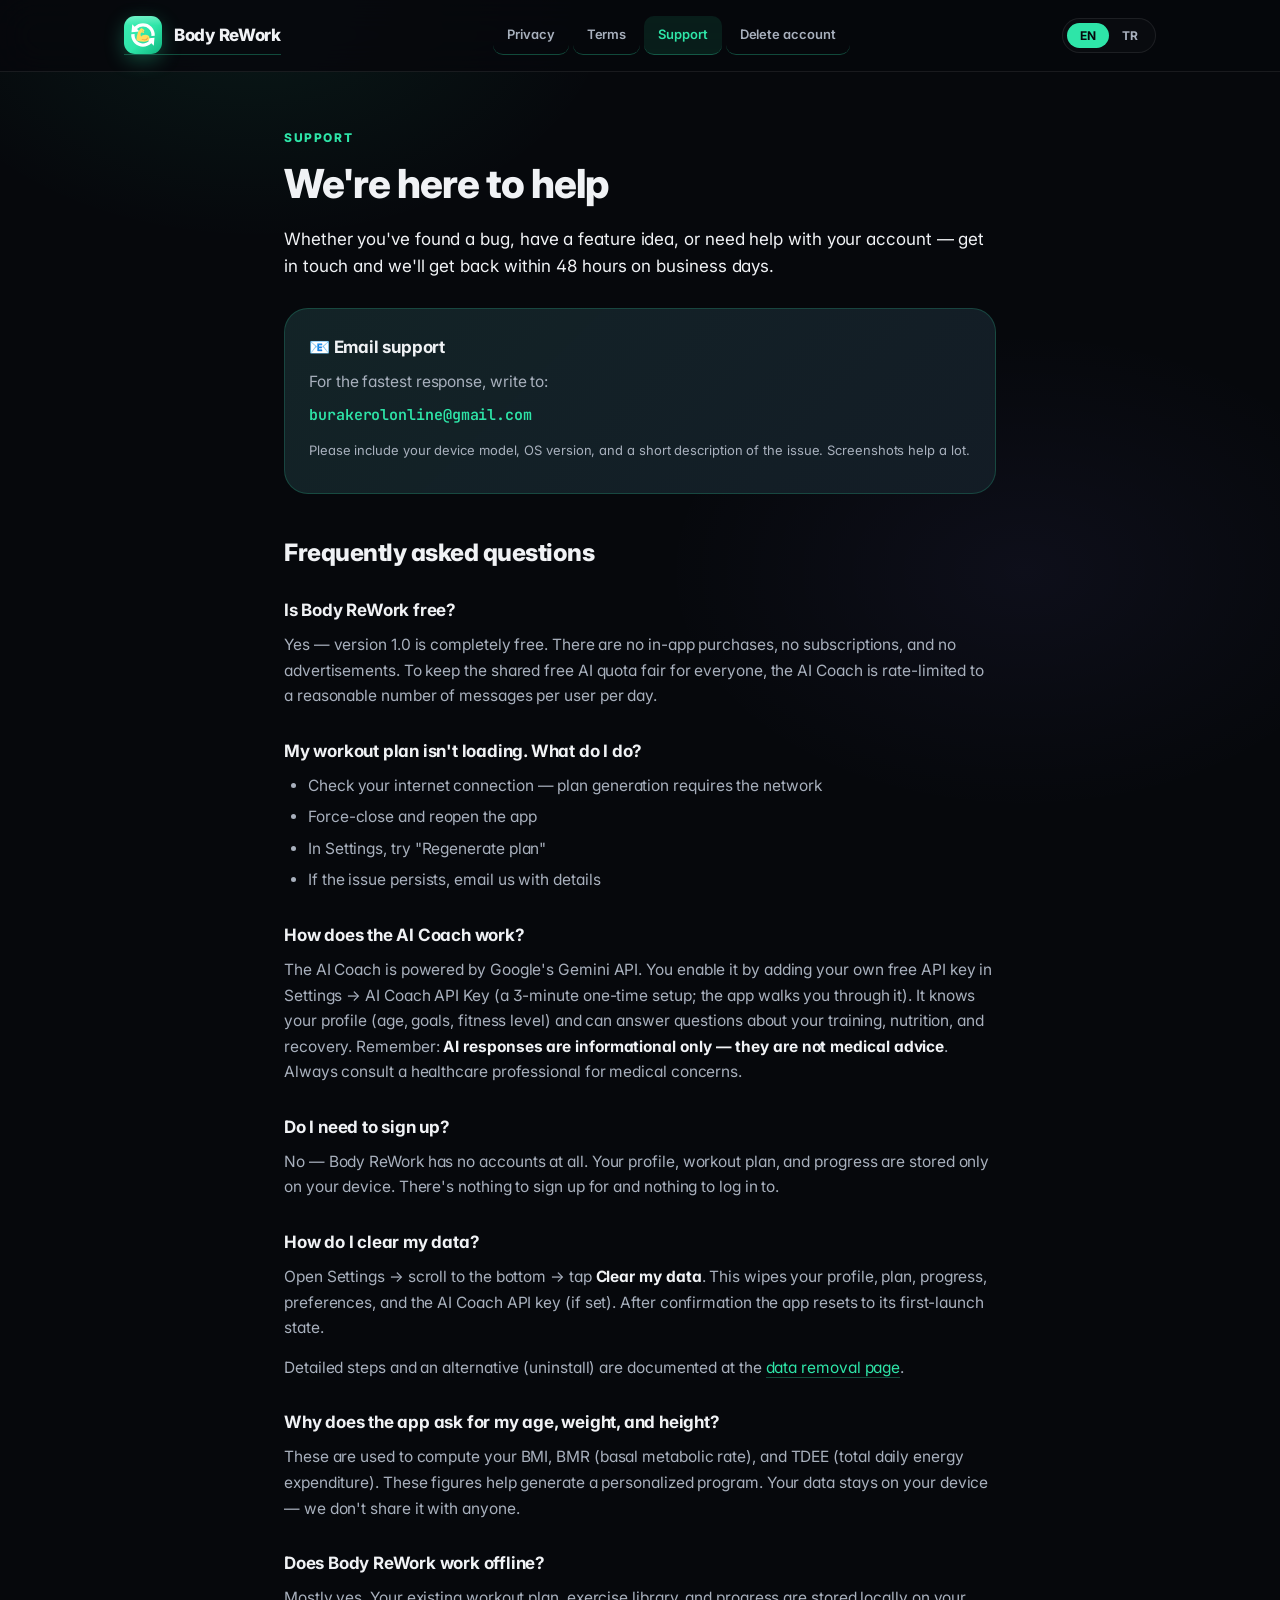
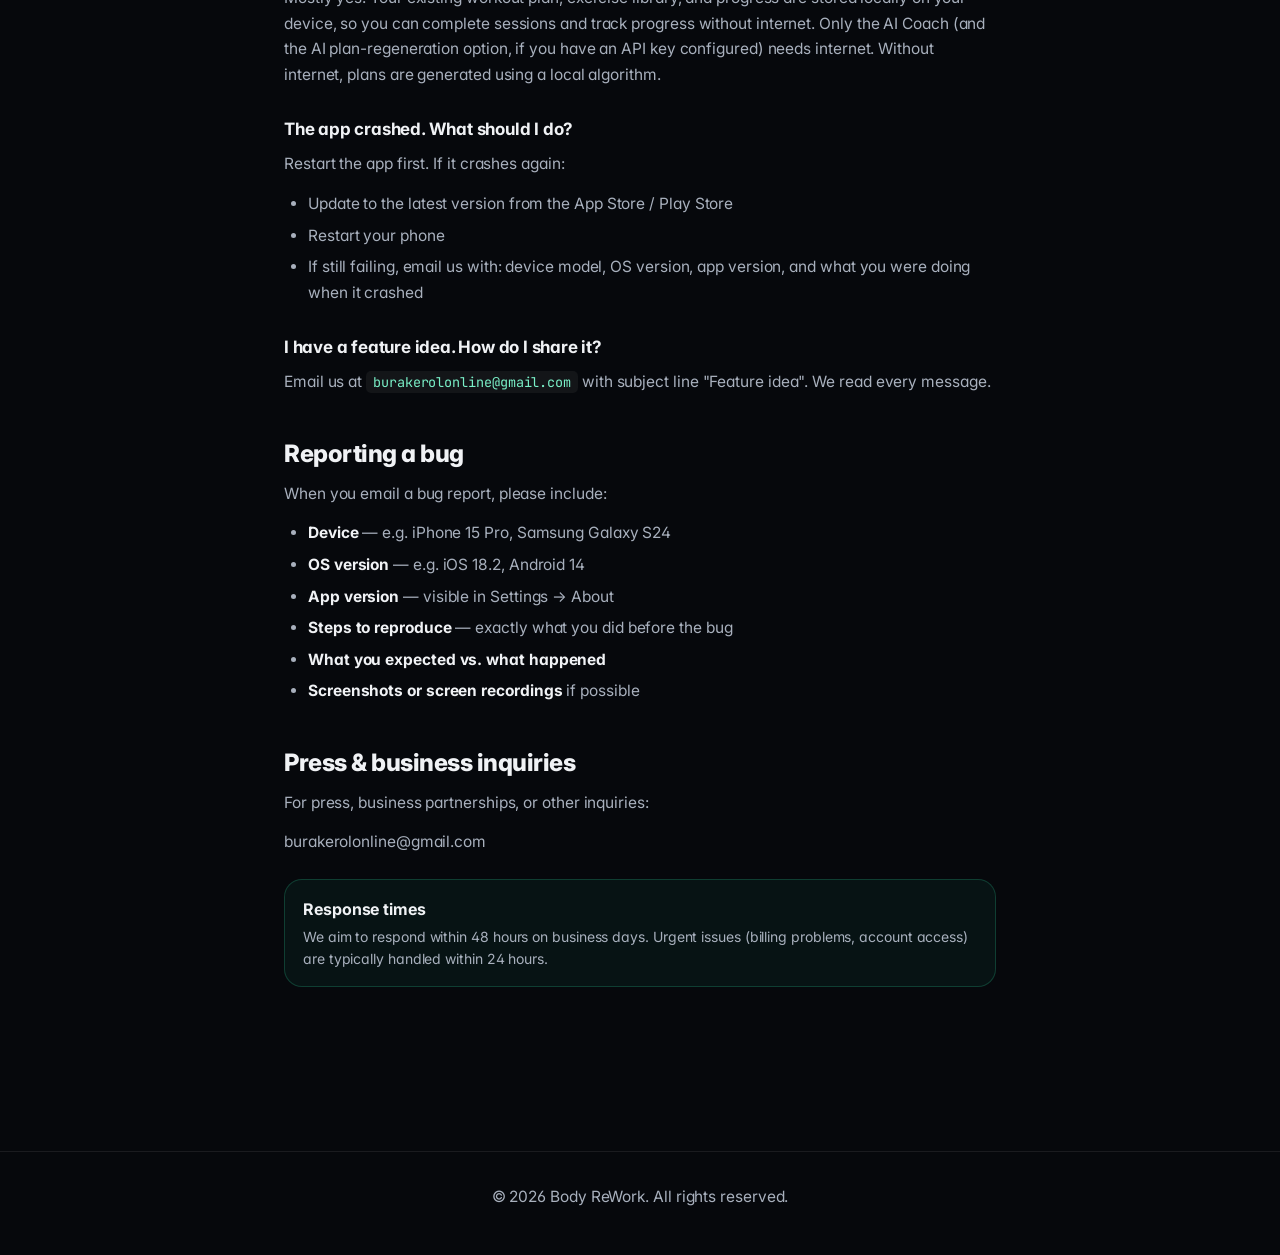
<file: support.html>
<!DOCTYPE html>
<html lang="en">
<head>
<meta charset="UTF-8" />
<meta name="viewport" content="width=device-width, initial-scale=1.0" />
<title>Support — Body ReWork</title>
<link href="https://fonts.googleapis.com/css2?family=Inter:wght@400;500;600;700;800&family=JetBrains+Mono:wght@500&display=swap" rel="stylesheet">
<link rel="stylesheet" href="style.css" />
</head>
<body>

<nav class="nav">
  <div class="nav-inner">
    <a href="/" class="brand">
      <div class="brand-mark">
        <svg viewBox="0 0 1024 1024" xmlns="http://www.w3.org/2000/svg" aria-hidden="true">
          <defs>
            <linearGradient id="navMint" x1="0" y1="0" x2="1" y2="1"><stop offset="0%" stop-color="#3DF0B5"/><stop offset="55%" stop-color="#2EE5A8"/><stop offset="100%" stop-color="#0FB57F"/></linearGradient>
            <linearGradient id="navShine" x1="0" y1="0" x2="0" y2="1"><stop offset="0%" stop-color="#FFFFFF" stop-opacity="0.28"/><stop offset="50%" stop-color="#FFFFFF" stop-opacity="0"/></linearGradient>
          </defs>
          <rect width="1024" height="1024" fill="url(#navMint)"/>
          <rect width="1024" height="512" fill="url(#navShine)"/>
          <g transform="translate(102, 102) scale(22.78)"><path fill="#FFFFFF" d="M22.242 22.242l2.829 2.829c-3.905 3.905-10.237 3.904-14.143-.001-2.247-2.246-3.194-5.296-2.854-8.225l-4.037.367c-.215 3.84 1.128 7.752 4.062 10.687 5.467 5.467 14.333 5.468 19.799 0l2.828 2.828.849-9.334-9.333.849zM27.899 8.1C22.431 2.633 13.568 2.633 8.1 8.1L5.272 5.272l-.849 9.334 9.334-.849-2.829-2.829c3.906-3.905 10.236-3.905 14.142 0 2.248 2.247 3.194 5.297 2.856 8.226l4.036-.366c.216-3.841-1.128-7.753-4.063-10.688z"/></g>
          <g transform="translate(328, 328) scale(10.24)"><path fill="#EF9645" d="M15.977 9.36h3.789c.114-.191.147-.439.058-.673l-3.846-4.705V9.36z"/><path fill="#FFDC5D" d="M12.804 22.277c-.057-.349-.124-.679-.206-.973-.62-2.223-1.14-3.164-.918-5.494.29-1.584.273-4.763 4.483-4.268 1.112.131 2.843.927 3.834.91.567-.01.98-1.157 1.017-1.539.051-.526-.865-1.42-1.248-1.554-.383-.134-2.012-.631-2.681-.824-1.039-.301-.985-1.705-1.051-2.205-.031-.235.084-.467.294-.591.21-.124.375-.008.579.125l.885.648c.497.426-.874 1.24-.503 1.376 0 0 1.755.659 2.507.796.412.075 1.834-1.529 1.917-2.47.065-.74-3.398-4.083-5.867-5.381-.868-.456-1.377-.721-1.949-.694-.683.032-.898.302-1.748 1.03C8.302 4.46 4.568 11.577 4.02 13.152c-2.246 6.461-2.597 9.865-2.677 11.788-.049.59-.076 1.177-.076 1.758.065 0-1 5 0 6s5.326 1 5.326 1c10 3.989 28.57 2.948 28.57-7.233 0-12.172-18.813-10.557-22.359-4.188z"/><path fill="#EF9645" d="M20.63 32.078c-3.16-.332-5.628-1.881-5.767-1.97-.465-.297-.601-.913-.305-1.379s.913-.603 1.38-.308c.04.025 4.003 2.492 7.846 1.467 2.125-.566 3.867-2.115 5.177-4.601.258-.49.866-.676 1.351-.419.488.257.676.862.419 1.351-1.585 3.006-3.754 4.893-6.447 5.606-1.257.332-2.502.374-3.654.253z"/></g>
        </svg>
      </div>
      <span class="brand-name">Body ReWork</span>
    </a>
    <div class="nav-links">
      <a href="/privacy.html">Privacy</a>
      <a href="/terms.html">Terms</a>
      <a href="/support.html" class="active">Support</a>
      <a href="/delete-account.html">Delete account</a>
    </div>
    <div class="lang-toggle">
      <button id="lang-en" class="active" onclick="setLang('en')">EN</button>
      <button id="lang-tr" onclick="setLang('tr')">TR</button>
    </div>
  </div>
</nav>

<main>

<!-- ============ ENGLISH ============ -->
<div lang="en">
<p class="eyebrow">Support</p>
<h1>We're here to help</h1>
<p class="lead">Whether you've found a bug, have a feature idea, or need help with your account — get in touch and we'll get back within 48 hours on business days.</p>

<div class="contact-box">
  <h3>📧 Email support</h3>
  <p>For the fastest response, write to:</p>
  <p class="email">burakerolonline@gmail.com</p>
  <p style="font-size: 13px; margin-top: 12px;">Please include your device model, OS version, and a short description of the issue. Screenshots help a lot.</p>
</div>

<h2>Frequently asked questions</h2>

<h3>Is Body ReWork free?</h3>
<p>Yes — version 1.0 is completely free. There are no in-app purchases, no subscriptions, and no advertisements. To keep the shared free AI quota fair for everyone, the AI Coach is rate-limited to a reasonable number of messages per user per day.</p>

<h3>My workout plan isn't loading. What do I do?</h3>
<ul>
  <li>Check your internet connection — plan generation requires the network</li>
  <li>Force-close and reopen the app</li>
  <li>In Settings, try "Regenerate plan"</li>
  <li>If the issue persists, email us with details</li>
</ul>

<h3>How does the AI Coach work?</h3>
<p>The AI Coach is powered by Google's Gemini API. You enable it by adding your own free API key in Settings → AI Coach API Key (a 3-minute one-time setup; the app walks you through it). It knows your profile (age, goals, fitness level) and can answer questions about your training, nutrition, and recovery. Remember: <strong>AI responses are informational only — they are not medical advice</strong>. Always consult a healthcare professional for medical concerns.</p>

<h3>Do I need to sign up?</h3>
<p>No — Body ReWork has no accounts at all. Your profile, workout plan, and progress are stored only on your device. There's nothing to sign up for and nothing to log in to.</p>

<h3>How do I clear my data?</h3>
<p>Open Settings → scroll to the bottom → tap <strong>Clear my data</strong>. This wipes your profile, plan, progress, preferences, and the AI Coach API key (if set). After confirmation the app resets to its first-launch state.</p>
<p>Detailed steps and an alternative (uninstall) are documented at the <a href="/delete-account.html">data removal page</a>.</p>

<h3>Why does the app ask for my age, weight, and height?</h3>
<p>These are used to compute your BMI, BMR (basal metabolic rate), and TDEE (total daily energy expenditure). These figures help generate a personalized program. Your data stays on your device — we don't share it with anyone.</p>

<h3>Does Body ReWork work offline?</h3>
<p>Mostly yes. Your existing workout plan, exercise library, and progress are stored locally on your device, so you can complete sessions and track progress without internet. Only the AI Coach (and the AI plan-regeneration option, if you have an API key configured) needs internet. Without internet, plans are generated using a local algorithm.</p>

<h3>The app crashed. What should I do?</h3>
<p>Restart the app first. If it crashes again:</p>
<ul>
  <li>Update to the latest version from the App Store / Play Store</li>
  <li>Restart your phone</li>
  <li>If still failing, email us with: device model, OS version, app version, and what you were doing when it crashed</li>
</ul>

<h3>I have a feature idea. How do I share it?</h3>
<p>Email us at <code>burakerolonline@gmail.com</code> with subject line "Feature idea". We read every message.</p>

<h2>Reporting a bug</h2>
<p>When you email a bug report, please include:</p>
<ul>
  <li><strong>Device</strong> — e.g. iPhone 15 Pro, Samsung Galaxy S24</li>
  <li><strong>OS version</strong> — e.g. iOS 18.2, Android 14</li>
  <li><strong>App version</strong> — visible in Settings → About</li>
  <li><strong>Steps to reproduce</strong> — exactly what you did before the bug</li>
  <li><strong>What you expected vs. what happened</strong></li>
  <li><strong>Screenshots or screen recordings</strong> if possible</li>
</ul>

<h2>Press &amp; business inquiries</h2>
<p>For press, business partnerships, or other inquiries:</p>
<p class="email">burakerolonline@gmail.com</p>

<div class="callout callout-info">
  <strong>Response times</strong>
  <p>We aim to respond within 48 hours on business days. Urgent issues (billing problems, account access) are typically handled within 24 hours.</p>
</div>
</div>


<!-- ============ TÜRKÇE ============ -->
<div lang="tr">
<p class="eyebrow">Destek</p>
<h1>Yardım etmek için buradayız</h1>
<p class="lead">Bir hata buldun mu, fikrin mi var, hesabınla ilgili yardıma mı ihtiyacın var — bizimle iletişime geç, iş günlerinde 48 saat içinde dönüş yapıyoruz.</p>

<div class="contact-box">
  <h3>📧 E-posta desteği</h3>
  <p>En hızlı yanıt için yaz:</p>
  <p class="email">burakerolonline@gmail.com</p>
  <p style="font-size: 13px; margin-top: 12px;">Lütfen cihaz modelin, işletim sistemi sürümün ve sorunun kısa bir açıklamasını ekle. Ekran görüntüleri çok yardımcı olur.</p>
</div>

<h2>Sık sorulan sorular</h2>

<h3>Body ReWork ücretsiz mi?</h3>
<p>Evet — 1.0 sürümü tamamen ücretsizdir. Uygulama içi satın alma, abonelik veya reklam yoktur. Paylaşılan ücretsiz AI kotasını herkes için adil tutmak adına, AI Koç kullanıcı başına günlük makul bir mesaj sayısı ile sınırlandırılmıştır.</p>

<h3>Antrenman planım yüklenmiyor. Ne yapmalıyım?</h3>
<ul>
  <li>İnternet bağlantını kontrol et — plan oluşturmak ağ gerektirir</li>
  <li>Uygulamayı zorla kapat ve yeniden aç</li>
  <li>Ayarlar'dan "Planı yeniden oluştur"u dene</li>
  <li>Sorun devam ederse detaylarla e-posta gönder</li>
</ul>

<h3>AI Koç nasıl çalışıyor?</h3>
<p>AI Koç, Google'ın Gemini'si tarafından destekleniyor. Profilini (yaş, hedefler, fitness seviyesi) biliyor ve antrenman, beslenme ve toparlanma hakkındaki sorularını cevaplayabiliyor. Unutma: <strong>AI yanıtları yalnızca bilgi amaçlıdır — tıbbi tavsiye değildir</strong>. Tıbbi endişeler için her zaman bir sağlık uzmanına danış.</p>

<h3>Kayıt olmam gerekir mi?</h3>
<p>Hayır — Body ReWork'te hesap sistemi hiç yok. Profilin, antrenman planın ve ilerlemen yalnızca cihazında saklanır. Kayıt olunacak bir şey yok ve giriş yapılacak bir hesap yok.</p>

<h3>Verilerimi nasıl temizlerim?</h3>
<p>Ayarlar'ı aç → en aşağı kaydır → <strong>Verilerimi temizle</strong>'ye dokun. Bu profili, planı, ilerlemeyi, tercihleri ve (varsa) AI Koç API anahtarını siler. Onay sonrası uygulama ilk açılış durumuna döner.</p>
<p>Ayrıntılı adımlar ve alternatif yöntem (uygulamayı kaldırma) için <a href="/delete-account.html">veri kaldırma sayfasına</a> bak.</p>

<h3>Uygulama neden yaşımı, kilo ve boyumu soruyor?</h3>
<p>Bunlar BKİ, BMH (bazal metabolizma hızı) ve TDEE (toplam günlük enerji harcaması) hesaplamak için kullanılır. Bu rakamlar kişiselleştirilmiş bir program oluşturmaya yardımcı olur. Verilerin cihazında kalır — kimseyle paylaşmıyoruz.</p>

<h3>Body ReWork çevrimdışı çalışır mı?</h3>
<p>Büyük ölçüde evet. Mevcut antrenman planın, egzersiz kütüphanesi ve ilerlemen cihazında yerel olarak saklanır, dolayısıyla internet olmadan seansları tamamlayabilir ve ilerlemeni takip edebilirsin. Yalnızca AI Koç (ve API anahtarın yapılandırılıysa AI plan-yeniden-oluşturma seçeneği) internet gerektirir. İnternet olmadığında planlar yerel bir algoritma ile oluşturulur.</p>

<h3>Uygulama çöktü. Ne yapmalıyım?</h3>
<p>Önce uygulamayı yeniden başlat. Tekrar çökerse:</p>
<ul>
  <li>App Store / Play Store'dan en son sürüme güncelle</li>
  <li>Telefonunu yeniden başlat</li>
  <li>Hala başarısızsa şu bilgilerle bize e-posta gönder: cihaz modeli, işletim sistemi sürümü, uygulama sürümü ve çöktüğünde ne yaptığın</li>
</ul>

<h3>Özellik fikrim var. Nasıl paylaşırım?</h3>
<p>"Özellik fikri" konu başlığıyla <code>burakerolonline@gmail.com</code> adresine e-posta gönder. Her mesajı okuyoruz.</p>

<h2>Bug bildirimi</h2>
<p>Hata raporu için e-posta gönderirken lütfen şunları ekle:</p>
<ul>
  <li><strong>Cihaz</strong> — örn. iPhone 15 Pro, Samsung Galaxy S24</li>
  <li><strong>İşletim sistemi sürümü</strong> — örn. iOS 18.2, Android 14</li>
  <li><strong>Uygulama sürümü</strong> — Ayarlar → Hakkında'da görünür</li>
  <li><strong>Yeniden üretme adımları</strong> — hatadan önce tam olarak ne yaptığın</li>
  <li><strong>Beklediğin ne, ne oldu</strong></li>
  <li>Mümkünse <strong>ekran görüntüleri veya kayıtları</strong></li>
</ul>

<h2>Basın ve iş talepleri</h2>
<p>Basın, iş ortaklıkları veya diğer talepler için:</p>
<p class="email">burakerolonline@gmail.com</p>

<div class="callout callout-info">
  <strong>Yanıt süreleri</strong>
  <p>İş günlerinde 48 saat içinde yanıt vermeyi hedefliyoruz. Acil sorunlar (faturalama problemleri, hesap erişimi) genellikle 24 saat içinde çözülür.</p>
</div>
</div>

</main>

<footer>
  <div class="inner">
    <p>© <span id="year">2026</span> Body ReWork. <span lang="en">All rights reserved.</span><span lang="tr">Tüm hakları saklıdır.</span></p>
  </div>
</footer>

<script>
function setLang(l) {
  document.documentElement.lang = l;
  document.getElementById('lang-en').classList.toggle('active', l === 'en');
  document.getElementById('lang-tr').classList.toggle('active', l === 'tr');
  localStorage.setItem('lang', l);
}
const saved = localStorage.getItem('lang');
if (saved === 'tr') setLang('tr');
document.getElementById('year').textContent = new Date().getFullYear();
</script>

</body>
</html>
</file>
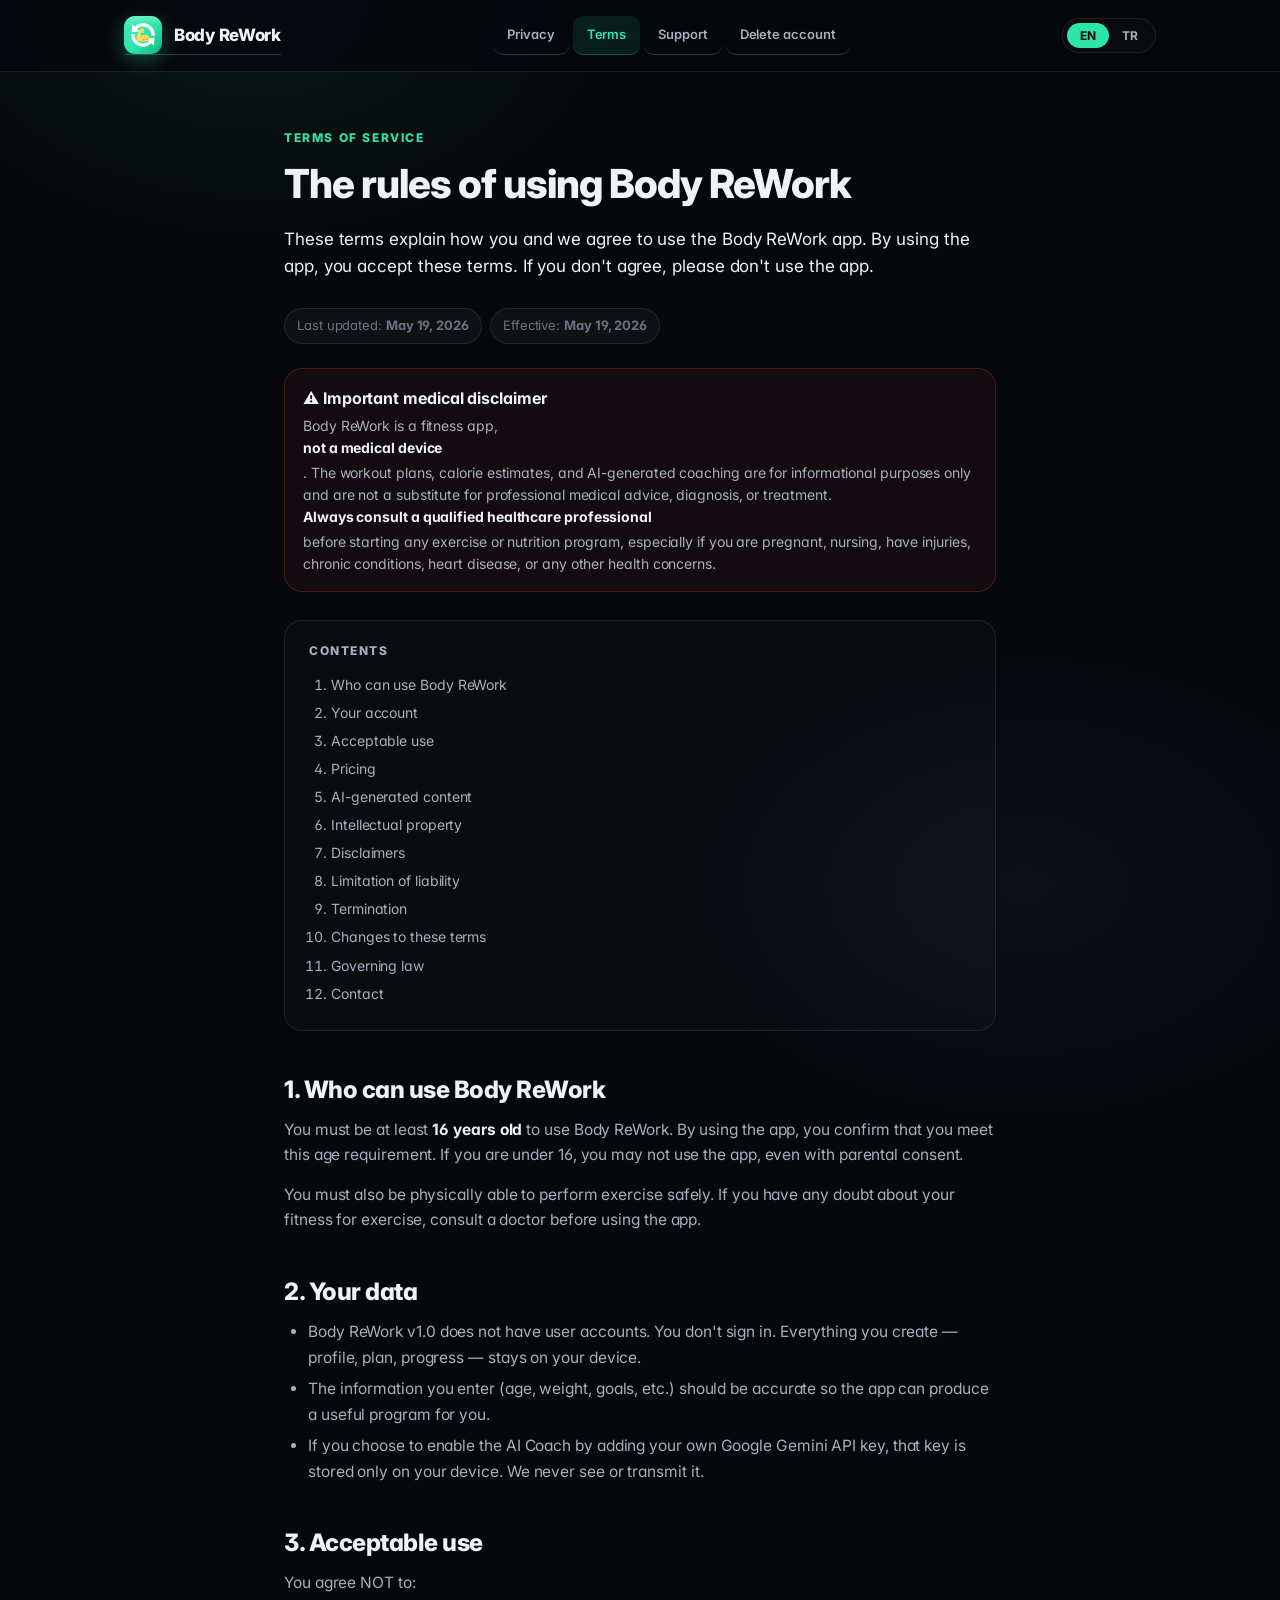
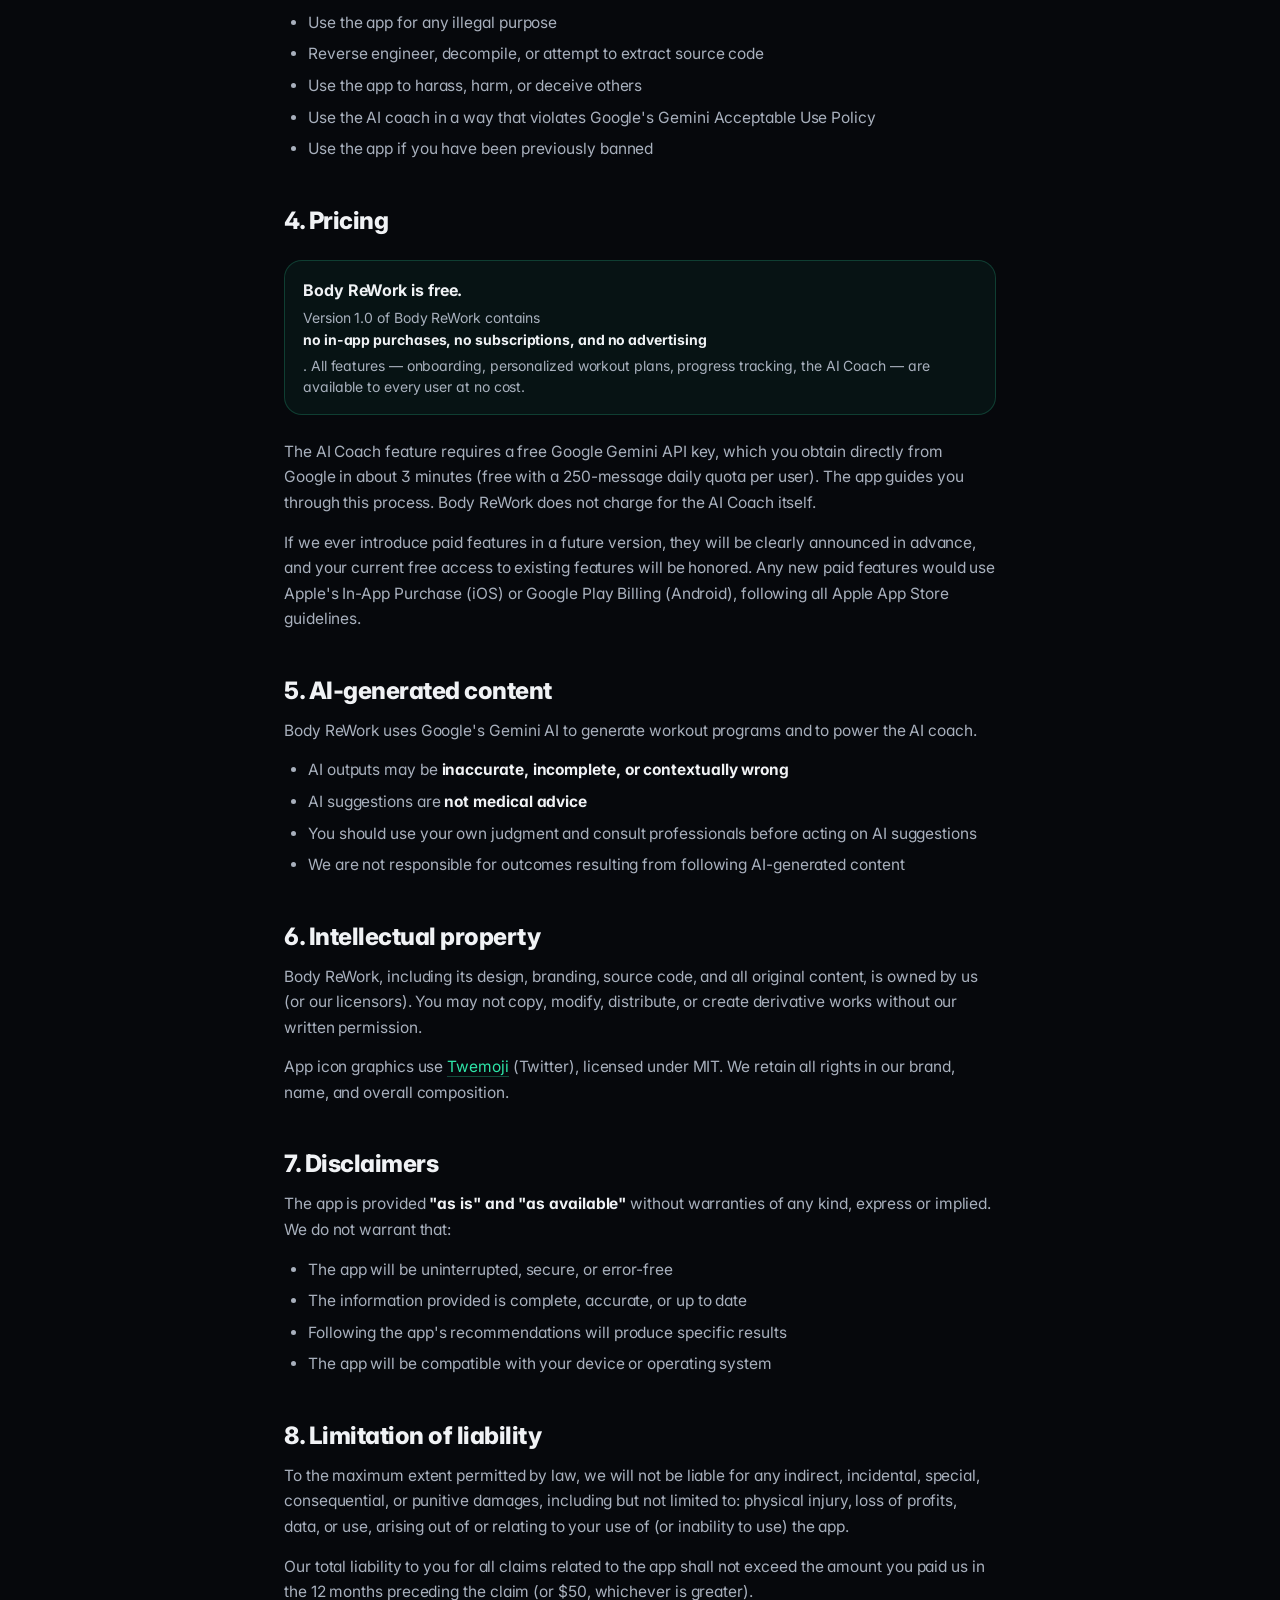
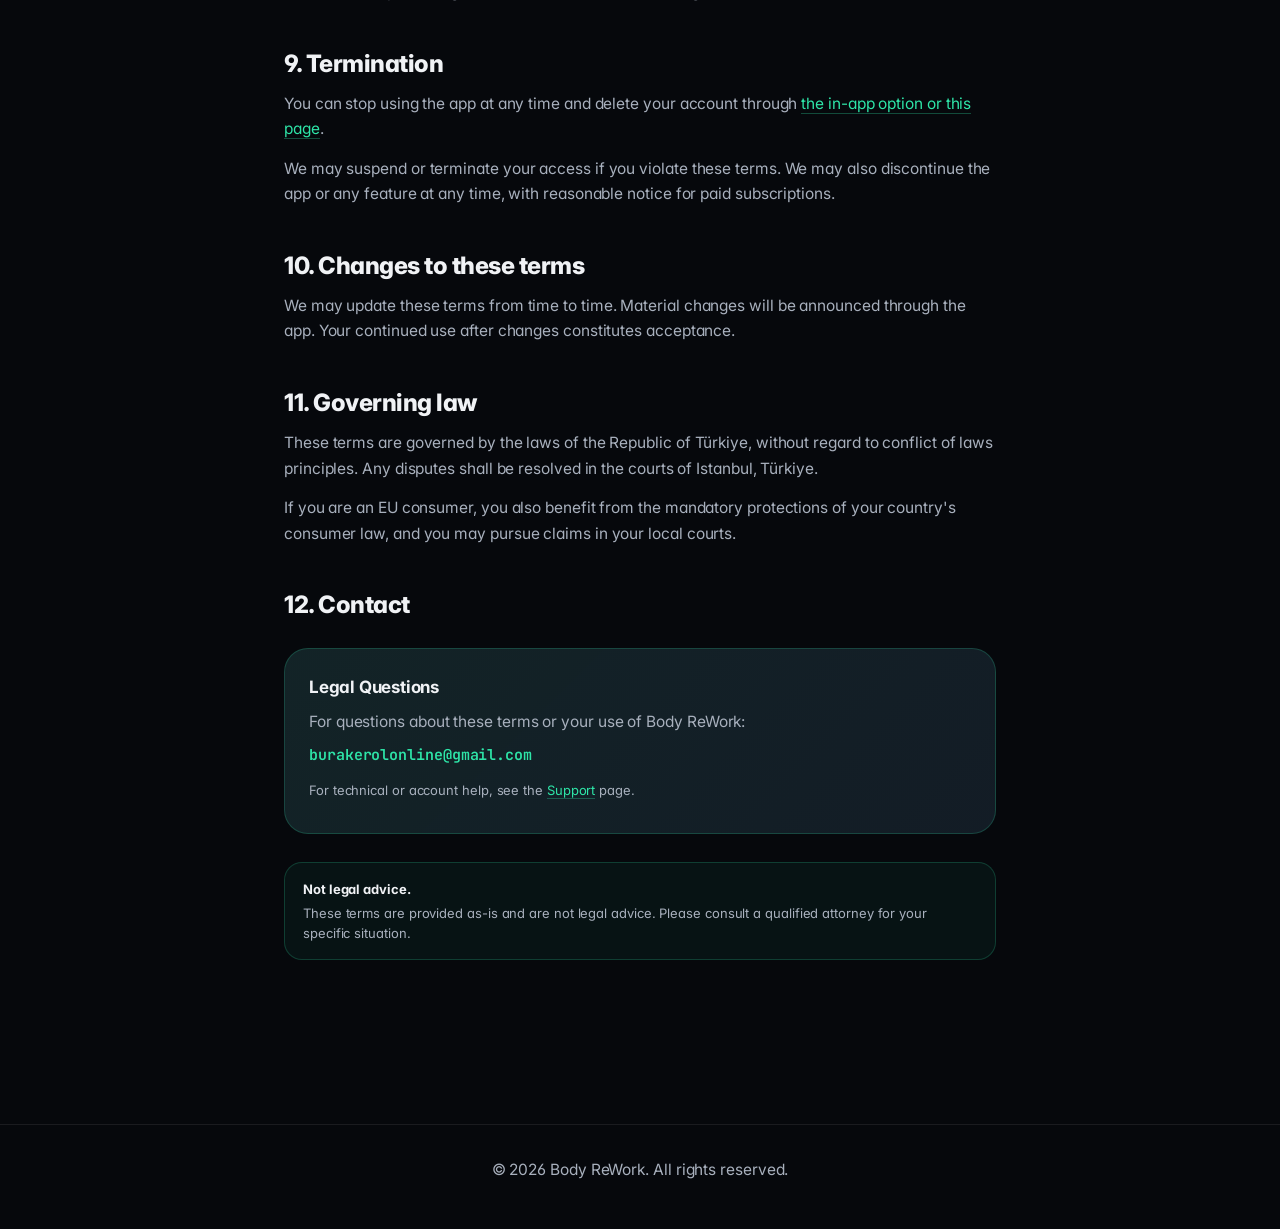
<file: terms.html>
<!DOCTYPE html>
<html lang="en">
<head>
<meta charset="UTF-8" />
<meta name="viewport" content="width=device-width, initial-scale=1.0" />
<title>Terms of Service — Body ReWork</title>
<link href="https://fonts.googleapis.com/css2?family=Inter:wght@400;500;600;700;800&family=JetBrains+Mono:wght@500&display=swap" rel="stylesheet">
<link rel="stylesheet" href="style.css" />
</head>
<body>

<nav class="nav">
  <div class="nav-inner">
    <a href="/" class="brand">
      <div class="brand-mark">
        <svg viewBox="0 0 1024 1024" xmlns="http://www.w3.org/2000/svg" aria-hidden="true">
          <defs>
            <linearGradient id="navMint" x1="0" y1="0" x2="1" y2="1"><stop offset="0%" stop-color="#3DF0B5"/><stop offset="55%" stop-color="#2EE5A8"/><stop offset="100%" stop-color="#0FB57F"/></linearGradient>
            <linearGradient id="navShine" x1="0" y1="0" x2="0" y2="1"><stop offset="0%" stop-color="#FFFFFF" stop-opacity="0.28"/><stop offset="50%" stop-color="#FFFFFF" stop-opacity="0"/></linearGradient>
          </defs>
          <rect width="1024" height="1024" fill="url(#navMint)"/>
          <rect width="1024" height="512" fill="url(#navShine)"/>
          <g transform="translate(102, 102) scale(22.78)"><path fill="#FFFFFF" d="M22.242 22.242l2.829 2.829c-3.905 3.905-10.237 3.904-14.143-.001-2.247-2.246-3.194-5.296-2.854-8.225l-4.037.367c-.215 3.84 1.128 7.752 4.062 10.687 5.467 5.467 14.333 5.468 19.799 0l2.828 2.828.849-9.334-9.333.849zM27.899 8.1C22.431 2.633 13.568 2.633 8.1 8.1L5.272 5.272l-.849 9.334 9.334-.849-2.829-2.829c3.906-3.905 10.236-3.905 14.142 0 2.248 2.247 3.194 5.297 2.856 8.226l4.036-.366c.216-3.841-1.128-7.753-4.063-10.688z"/></g>
          <g transform="translate(328, 328) scale(10.24)"><path fill="#EF9645" d="M15.977 9.36h3.789c.114-.191.147-.439.058-.673l-3.846-4.705V9.36z"/><path fill="#FFDC5D" d="M12.804 22.277c-.057-.349-.124-.679-.206-.973-.62-2.223-1.14-3.164-.918-5.494.29-1.584.273-4.763 4.483-4.268 1.112.131 2.843.927 3.834.91.567-.01.98-1.157 1.017-1.539.051-.526-.865-1.42-1.248-1.554-.383-.134-2.012-.631-2.681-.824-1.039-.301-.985-1.705-1.051-2.205-.031-.235.084-.467.294-.591.21-.124.375-.008.579.125l.885.648c.497.426-.874 1.24-.503 1.376 0 0 1.755.659 2.507.796.412.075 1.834-1.529 1.917-2.47.065-.74-3.398-4.083-5.867-5.381-.868-.456-1.377-.721-1.949-.694-.683.032-.898.302-1.748 1.03C8.302 4.46 4.568 11.577 4.02 13.152c-2.246 6.461-2.597 9.865-2.677 11.788-.049.59-.076 1.177-.076 1.758.065 0-1 5 0 6s5.326 1 5.326 1c10 3.989 28.57 2.948 28.57-7.233 0-12.172-18.813-10.557-22.359-4.188z"/><path fill="#EF9645" d="M20.63 32.078c-3.16-.332-5.628-1.881-5.767-1.97-.465-.297-.601-.913-.305-1.379s.913-.603 1.38-.308c.04.025 4.003 2.492 7.846 1.467 2.125-.566 3.867-2.115 5.177-4.601.258-.49.866-.676 1.351-.419.488.257.676.862.419 1.351-1.585 3.006-3.754 4.893-6.447 5.606-1.257.332-2.502.374-3.654.253z"/></g>
        </svg>
      </div>
      <span class="brand-name">Body ReWork</span>
    </a>
    <div class="nav-links">
      <a href="/privacy.html">Privacy</a>
      <a href="/terms.html" class="active">Terms</a>
      <a href="/support.html">Support</a>
      <a href="/delete-account.html">Delete account</a>
    </div>
    <div class="lang-toggle">
      <button id="lang-en" class="active" onclick="setLang('en')">EN</button>
      <button id="lang-tr" onclick="setLang('tr')">TR</button>
    </div>
  </div>
</nav>

<main>

<!-- ============ ENGLISH ============ -->
<div lang="en">
<p class="eyebrow">Terms of Service</p>
<h1>The rules of using Body ReWork</h1>
<p class="lead">These terms explain how you and we agree to use the Body ReWork app. By using the app, you accept these terms. If you don't agree, please don't use the app.</p>

<div class="meta">
  <span class="meta-pill">Last updated: <strong>May 19, 2026</strong></span>
  <span class="meta-pill">Effective: <strong>May 19, 2026</strong></span>
</div>

<div class="callout callout-warning">
  <strong>⚠️ Important medical disclaimer</strong>
  <p>Body ReWork is a fitness app, <strong>not a medical device</strong>. The workout plans, calorie estimates, and AI-generated coaching are for informational purposes only and are not a substitute for professional medical advice, diagnosis, or treatment. <strong>Always consult a qualified healthcare professional</strong> before starting any exercise or nutrition program, especially if you are pregnant, nursing, have injuries, chronic conditions, heart disease, or any other health concerns.</p>
</div>

<div class="toc">
  <div class="toc-title">Contents</div>
  <ol>
    <li><a href="#eligibility">Who can use Body ReWork</a></li>
    <li><a href="#account">Your account</a></li>
    <li><a href="#acceptable-use">Acceptable use</a></li>
    <li><a href="#pricing">Pricing</a></li>
    <li><a href="#ai-content">AI-generated content</a></li>
    <li><a href="#ip">Intellectual property</a></li>
    <li><a href="#disclaimers">Disclaimers</a></li>
    <li><a href="#liability">Limitation of liability</a></li>
    <li><a href="#termination">Termination</a></li>
    <li><a href="#changes">Changes to these terms</a></li>
    <li><a href="#governing-law">Governing law</a></li>
    <li><a href="#contact">Contact</a></li>
  </ol>
</div>

<h2 id="eligibility">1. Who can use Body ReWork</h2>
<p>You must be at least <strong>16 years old</strong> to use Body ReWork. By using the app, you confirm that you meet this age requirement. If you are under 16, you may not use the app, even with parental consent.</p>
<p>You must also be physically able to perform exercise safely. If you have any doubt about your fitness for exercise, consult a doctor before using the app.</p>

<h2 id="account">2. Your data</h2>
<ul>
  <li>Body ReWork v1.0 does not have user accounts. You don't sign in. Everything you create — profile, plan, progress — stays on your device.</li>
  <li>The information you enter (age, weight, goals, etc.) should be accurate so the app can produce a useful program for you.</li>
  <li>If you choose to enable the AI Coach by adding your own Google Gemini API key, that key is stored only on your device. We never see or transmit it.</li>
</ul>

<h2 id="acceptable-use">3. Acceptable use</h2>
<p>You agree NOT to:</p>
<ul>
  <li>Use the app for any illegal purpose</li>
  <li>Reverse engineer, decompile, or attempt to extract source code</li>
  <li>Use the app to harass, harm, or deceive others</li>
  <li>Use the AI coach in a way that violates Google's Gemini Acceptable Use Policy</li>
  <li>Use the app if you have been previously banned</li>
</ul>

<h2 id="pricing">4. Pricing</h2>
<div class="callout callout-info">
  <strong>Body ReWork is free.</strong>
  <p>Version 1.0 of Body ReWork contains <strong>no in-app purchases, no subscriptions, and no advertising</strong>. All features — onboarding, personalized workout plans, progress tracking, the AI Coach — are available to every user at no cost.</p>
</div>
<p>The AI Coach feature requires a free Google Gemini API key, which you obtain directly from Google in about 3 minutes (free with a 250-message daily quota per user). The app guides you through this process. Body ReWork does not charge for the AI Coach itself.</p>
<p>If we ever introduce paid features in a future version, they will be clearly announced in advance, and your current free access to existing features will be honored. Any new paid features would use Apple's In-App Purchase (iOS) or Google Play Billing (Android), following all Apple App Store guidelines.</p>

<h2 id="ai-content">5. AI-generated content</h2>
<p>Body ReWork uses Google's Gemini AI to generate workout programs and to power the AI coach.</p>
<ul>
  <li>AI outputs may be <strong>inaccurate, incomplete, or contextually wrong</strong></li>
  <li>AI suggestions are <strong>not medical advice</strong></li>
  <li>You should use your own judgment and consult professionals before acting on AI suggestions</li>
  <li>We are not responsible for outcomes resulting from following AI-generated content</li>
</ul>

<h2 id="ip">6. Intellectual property</h2>
<p>Body ReWork, including its design, branding, source code, and all original content, is owned by us (or our licensors). You may not copy, modify, distribute, or create derivative works without our written permission.</p>
<p>App icon graphics use <a href="https://github.com/twitter/twemoji" target="_blank" rel="noopener">Twemoji</a> (Twitter), licensed under MIT. We retain all rights in our brand, name, and overall composition.</p>

<h2 id="disclaimers">7. Disclaimers</h2>
<p>The app is provided <strong>"as is" and "as available"</strong> without warranties of any kind, express or implied. We do not warrant that:</p>
<ul>
  <li>The app will be uninterrupted, secure, or error-free</li>
  <li>The information provided is complete, accurate, or up to date</li>
  <li>Following the app's recommendations will produce specific results</li>
  <li>The app will be compatible with your device or operating system</li>
</ul>

<h2 id="liability">8. Limitation of liability</h2>
<p>To the maximum extent permitted by law, we will not be liable for any indirect, incidental, special, consequential, or punitive damages, including but not limited to: physical injury, loss of profits, data, or use, arising out of or relating to your use of (or inability to use) the app.</p>
<p>Our total liability to you for all claims related to the app shall not exceed the amount you paid us in the 12 months preceding the claim (or $50, whichever is greater).</p>

<h2 id="termination">9. Termination</h2>
<p>You can stop using the app at any time and delete your account through <a href="/delete-account.html">the in-app option or this page</a>.</p>
<p>We may suspend or terminate your access if you violate these terms. We may also discontinue the app or any feature at any time, with reasonable notice for paid subscriptions.</p>

<h2 id="changes">10. Changes to these terms</h2>
<p>We may update these terms from time to time. Material changes will be announced through the app. Your continued use after changes constitutes acceptance.</p>

<h2 id="governing-law">11. Governing law</h2>
<p>These terms are governed by the laws of the Republic of Türkiye, without regard to conflict of laws principles. Any disputes shall be resolved in the courts of Istanbul, Türkiye.</p>
<p>If you are an EU consumer, you also benefit from the mandatory protections of your country's consumer law, and you may pursue claims in your local courts.</p>

<h2 id="contact">12. Contact</h2>
<div class="contact-box">
  <h3>Legal Questions</h3>
  <p>For questions about these terms or your use of Body ReWork:</p>
  <p class="email">burakerolonline@gmail.com</p>
  <p style="font-size: 13px; margin-top: 12px;">For technical or account help, see the <a href="/support.html">Support</a> page.</p>
</div>

<div class="callout callout-info">
  <p style="margin: 0; font-size: 13px;"><strong>Not legal advice.</strong> These terms are provided as-is and are not legal advice. Please consult a qualified attorney for your specific situation.</p>
</div>
</div>


<!-- ============ TÜRKÇE ============ -->
<div lang="tr">
<p class="eyebrow">Kullanım Koşulları</p>
<h1>Body ReWork'ü kullanma kuralları</h1>
<p class="lead">Bu koşullar, Body ReWork uygulamasını kullanırken sen ve bizim üzerinde anlaştığımız kuralları açıklar. Uygulamayı kullanarak bu koşulları kabul etmiş olursun. Onaylamazsan lütfen uygulamayı kullanma.</p>

<div class="meta">
  <span class="meta-pill">Son güncelleme: <strong>19 Mayıs 2026</strong></span>
  <span class="meta-pill">Yürürlük: <strong>19 Mayıs 2026</strong></span>
</div>

<div class="callout callout-warning">
  <strong>⚠️ Önemli tıbbi uyarı</strong>
  <p>Body ReWork bir fitness uygulamasıdır, <strong>tıbbi bir cihaz değildir</strong>. Antrenman planları, kalori tahminleri ve AI tarafından oluşturulan koçluk yalnızca bilgi amaçlıdır ve profesyonel tıbbi tavsiye, teşhis veya tedavinin yerini tutmaz. Özellikle hamileysen, emziriyorsan, yaralanman, kronik bir hastalığın, kalp rahatsızlığın veya başka bir sağlık endişen varsa, herhangi bir egzersiz veya beslenme programına başlamadan önce <strong>mutlaka kalifiye bir sağlık uzmanına danış</strong>.</p>
</div>

<div class="toc">
  <div class="toc-title">İçindekiler</div>
  <ol>
    <li><a href="#eligibility">Kimler Body ReWork'ü kullanabilir</a></li>
    <li><a href="#account">Verilerin</a></li>
    <li><a href="#acceptable-use">Kabul edilebilir kullanım</a></li>
    <li><a href="#pricing">Fiyatlandırma</a></li>
    <li><a href="#ai-content">AI tarafından oluşturulan içerik</a></li>
    <li><a href="#ip">Fikri mülkiyet</a></li>
    <li><a href="#disclaimers">Sorumluluk reddi</a></li>
    <li><a href="#liability">Sorumluluğun sınırlandırılması</a></li>
    <li><a href="#termination">Sonlandırma</a></li>
    <li><a href="#changes">Bu koşullardaki değişiklikler</a></li>
    <li><a href="#governing-law">Geçerli hukuk</a></li>
    <li><a href="#contact">İletişim</a></li>
  </ol>
</div>

<h2 id="eligibility">1. Kimler Body ReWork'ü kullanabilir</h2>
<p>Body ReWork'ü kullanmak için en az <strong>16 yaşında</strong> olmalısın. Uygulamayı kullanarak bu yaş şartını karşıladığını onaylamış olursun. 16 yaşın altındaysan, ebeveyn onayıyla bile uygulamayı kullanamazsın.</p>
<p>Ayrıca fiziksel olarak güvenle egzersiz yapabilecek durumda olmalısın. Egzersiz için fiziksel uygunluğundan şüphen varsa, uygulamayı kullanmadan önce bir doktora danış.</p>

<h2 id="account">2. Verilerin</h2>
<ul>
  <li>Body ReWork v1.0'da kullanıcı hesabı yoktur. Giriş yapmazsın. Oluşturduğun her şey — profil, plan, ilerleme — cihazında kalır.</li>
  <li>Girdiğin bilgiler (yaş, kilo, hedefler vb.) doğru olmalı ki uygulama sana faydalı bir program üretebilsin.</li>
  <li>AI Koç'u aktifleştirmek için kendi Google Gemini API anahtarını eklemeyi tercih edersen, o anahtar yalnızca cihazında saklanır. Biz onu hiçbir zaman görmez ya da aktarmayız.</li>
</ul>

<h2 id="acceptable-use">3. Kabul edilebilir kullanım</h2>
<p>Şunları yapmamayı kabul edersin:</p>
<ul>
  <li>Uygulamayı yasa dışı bir amaç için kullanmak</li>
  <li>Tersine mühendislik yapmak, derlemeyi geri çevirmek veya kaynak kodunu çıkarmaya çalışmak</li>
  <li>Uygulamayı başkalarını taciz etmek, zarar vermek veya aldatmak için kullanmak</li>
  <li>AI koçunu Google'ın Gemini Kabul Edilebilir Kullanım Politikasını ihlal edecek şekilde kullanmak</li>
  <li>Daha önce yasaklandıysan uygulamayı kullanmak</li>
</ul>

<h2 id="pricing">4. Fiyatlandırma</h2>
<div class="callout callout-info">
  <strong>Body ReWork ücretsizdir.</strong>
  <p>Body ReWork'ün 1.0 sürümünde <strong>uygulama içi satın alma, abonelik ve reklam yoktur</strong>. Tüm özellikler — onboarding, kişiselleştirilmiş antrenman planları, ilerleme takibi, AI Koç — her kullanıcıya tamamen ücretsiz sunulmaktadır.</p>
</div>
<p>AI Koç özelliği ücretsiz bir Google Gemini API anahtarı gerektirir. Bu anahtarı yaklaşık 3 dakikada doğrudan Google'dan alırsın (her kullanıcı için günlük 250 mesaj kotalı ücretsiz). Uygulama bu süreçte sana adım adım yol gösterir. Body ReWork AI Koç'un kendisi için ücret almaz.</p>
<p>Gelecekte ücretli özellikler eklenirse, önceden açıkça duyurulacak ve mevcut özelliklerin ücretsiz kullanımı korunacaktır. Olası ücretli özellikler tüm Apple App Store kurallarına uygun şekilde Apple In-App Purchase (iOS) veya Google Play Billing (Android) üzerinden işletilecektir.</p>

<h2 id="ai-content">5. AI tarafından oluşturulan içerik</h2>
<p>Body ReWork antrenman programlarını oluşturmak ve AI koçu desteklemek için Google'ın Gemini AI'sını kullanır.</p>
<ul>
  <li>AI çıktıları <strong>hatalı, eksik veya bağlam dışı</strong> olabilir</li>
  <li>AI önerileri <strong>tıbbi tavsiye değildir</strong></li>
  <li>Kendi yargını kullanmalı ve AI önerilerine göre hareket etmeden önce profesyonellere danışmalısın</li>
  <li>AI tarafından oluşturulan içeriğe uymaktan kaynaklanan sonuçlardan biz sorumlu değiliz</li>
</ul>

<h2 id="ip">6. Fikri mülkiyet</h2>
<p>Body ReWork ile tasarımı, markası, kaynak kodu ve tüm orijinal içerik bize (veya lisans verenlerimize) aittir. Yazılı iznimiz olmadan kopyalayamaz, değiştiremez, dağıtamaz veya türev çalışmalar oluşturamazsın.</p>
<p>Uygulama icon grafikleri MIT lisansı altında <a href="https://github.com/twitter/twemoji" target="_blank" rel="noopener">Twemoji</a> (Twitter) kullanır. Markamız, adımız ve genel kompozisyonumuzdaki tüm hakları saklı tutarız.</p>

<h2 id="disclaimers">7. Sorumluluk reddi</h2>
<p>Uygulama, herhangi bir açık veya zımni garanti olmaksızın <strong>"olduğu gibi" ve "mevcut olduğu şekilde"</strong> sağlanır. Şunları garanti etmeyiz:</p>
<ul>
  <li>Uygulamanın kesintisiz, güvenli veya hatasız olacağını</li>
  <li>Sağlanan bilgilerin eksiksiz, doğru veya güncel olduğunu</li>
  <li>Uygulamanın önerilerini takip etmenin belirli sonuçlar üreteceğini</li>
  <li>Uygulamanın cihazınla veya işletim sistemiyle uyumlu olacağını</li>
</ul>

<h2 id="liability">8. Sorumluluğun sınırlandırılması</h2>
<p>Yasalarca izin verilen azami ölçüde, uygulamayı kullanmandan (veya kullanamamandan) kaynaklanan veya bunlarla ilgili olan dolaylı, arızi, özel, sonuç olarak ortaya çıkan veya cezai zararlardan (fiziksel yaralanma, kâr kaybı, veri veya kullanım kaybı dahil ancak bunlarla sınırlı olmamak üzere) sorumlu olmayacağız.</p>
<p>Uygulamayla ilgili tüm talepler için sana karşı toplam sorumluluğumuz, talep öncesindeki 12 ayda bize ödediğin tutarı (veya 50 USD, hangisi daha yüksekse) aşmayacaktır.</p>

<h2 id="termination">9. Sonlandırma</h2>
<p>Uygulamayı kullanmayı istediğin zaman durdurabilir ve <a href="/delete-account.html">uygulama içi seçenek veya bu sayfa üzerinden</a> hesabını silebilirsin.</p>
<p>Bu koşulları ihlal edersen erişimini askıya alabilir veya sonlandırabiliriz. Ayrıca uygulamayı veya herhangi bir özelliği herhangi bir zamanda durdurabiliriz, ücretli abonelikler için makul bir bildirim ile.</p>

<h2 id="changes">10. Bu koşullardaki değişiklikler</h2>
<p>Bu koşulları zaman zaman güncelleyebiliriz. Önemli değişiklikler uygulama üzerinden duyurulacaktır. Değişikliklerden sonra kullanmaya devam etmen kabul anlamına gelir.</p>

<h2 id="governing-law">11. Geçerli hukuk</h2>
<p>Bu koşullar, kanunlar ihtilafı prensibi gözetilmeksizin Türkiye Cumhuriyeti yasalarına tabidir. Tüm uyuşmazlıklar İstanbul, Türkiye mahkemelerinde çözülecektir.</p>
<p>AB tüketicisi isen, ülken tüketici hukukunun zorunlu korumalarından da yararlanırsın ve talepleri yerel mahkemelerinde takip edebilirsin.</p>

<h2 id="contact">12. İletişim</h2>
<div class="contact-box">
  <h3>Hukuki Sorular</h3>
  <p>Bu koşullar veya Body ReWork'ü kullanman hakkında sorular için:</p>
  <p class="email">burakerolonline@gmail.com</p>
  <p style="font-size: 13px; margin-top: 12px;">Teknik veya hesap yardımı için <a href="/support.html">Destek</a> sayfasına bak.</p>
</div>

<div class="callout callout-info">
  <p style="margin: 0; font-size: 13px;"><strong>Hukuki tavsiye değildir.</strong> Bu koşullar olduğu gibi sağlanır ve hukuki tavsiye değildir. Kendi durumun için kalifiye bir avukata danış.</p>
</div>
</div>

</main>

<footer>
  <div class="inner">
    <p>© <span id="year">2026</span> Body ReWork. <span lang="en">All rights reserved.</span><span lang="tr">Tüm hakları saklıdır.</span></p>
  </div>
</footer>

<script>
function setLang(l) {
  document.documentElement.lang = l;
  document.getElementById('lang-en').classList.toggle('active', l === 'en');
  document.getElementById('lang-tr').classList.toggle('active', l === 'tr');
  localStorage.setItem('lang', l);
}
const saved = localStorage.getItem('lang');
if (saved === 'tr') setLang('tr');
document.getElementById('year').textContent = new Date().getFullYear();
</script>

</body>
</html>
</file>
<file: style.css>
/* ============================================================
   Body ReWork — legal site shared styles
   Brand mint accent, dark background, optimized for reading.
   ============================================================ */
:root {
  --bg:        #06080C;
  --surface-0: #0C1117;
  --surface-1: #11171F;
  --surface-2: #18202B;
  --accent:    #2EE5A8;
  --accent-soft: #7AF0C8;
  --accent-deep: #0FB57F;
  --text:        #F0F2F5;
  --text-muted:  #A8B0BD;
  --text-tertiary: #6B7280;
  --border:        rgba(255,255,255,.08);
  --border-strong: rgba(255,255,255,.14);
  --warning: #FFC857;
  --danger:  #EF4444;
  --r-pill: 999px;
  --r-s: 10px;
  --r-m: 14px;
  --r-l: 18px;
  --r-xl: 24px;
  --font: 'Inter', -apple-system, BlinkMacSystemFont, 'Segoe UI', sans-serif;
}

* { box-sizing: border-box; margin: 0; padding: 0; }

html { scroll-behavior: smooth; }

body {
  background:
    radial-gradient(ellipse 600px 400px at 20% 0%, rgba(46,229,168,.08), transparent 60%),
    radial-gradient(ellipse 600px 400px at 80% 20%, rgba(139,124,255,.06), transparent 60%),
    var(--bg);
  color: var(--text);
  font-family: var(--font);
  -webkit-font-smoothing: antialiased;
  line-height: 1.65;
  letter-spacing: -0.005em;
  min-height: 100vh;
  font-feature-settings: 'cv11', 'ss01';
}

/* ============ TOP NAV ============ */
.nav {
  position: sticky;
  top: 0;
  z-index: 50;
  background: rgba(6, 8, 12, 0.85);
  backdrop-filter: blur(20px);
  -webkit-backdrop-filter: blur(20px);
  border-bottom: 1px solid var(--border);
}
.nav-inner {
  max-width: 1080px;
  margin: 0 auto;
  padding: 16px 24px;
  display: flex;
  align-items: center;
  justify-content: space-between;
  gap: 16px;
  flex-wrap: wrap;
}
.brand {
  display: flex;
  align-items: center;
  gap: 12px;
  text-decoration: none;
  color: var(--text);
}
.brand-mark {
  width: 38px;
  height: 38px;
  border-radius: 11px;
  overflow: hidden;
  box-shadow: 0 6px 20px rgba(46,229,168,.3);
}
.brand-mark svg {
  display: block;
  width: 100%;
  height: 100%;
}
.brand-name {
  font-size: 17px;
  font-weight: 800;
  letter-spacing: -0.3px;
}
.nav-links {
  display: flex;
  gap: 4px;
  flex-wrap: wrap;
}
.nav-links a {
  color: var(--text-muted);
  text-decoration: none;
  font-size: 13px;
  font-weight: 600;
  padding: 8px 14px;
  border-radius: var(--r-s);
  transition: color 0.18s, background 0.18s;
}
.nav-links a:hover { color: var(--text); background: rgba(255,255,255,.04); }
.nav-links a.active { color: var(--accent); background: rgba(46,229,168,.1); }

.lang-toggle {
  display: inline-flex;
  border: 1px solid var(--border);
  border-radius: var(--r-pill);
  padding: 4px;
  background: rgba(255,255,255,.02);
}
.lang-toggle button {
  background: none;
  border: 0;
  color: var(--text-muted);
  padding: 5px 13px;
  font-family: var(--font);
  font-size: 12px;
  font-weight: 700;
  border-radius: var(--r-pill);
  cursor: pointer;
  transition: all 0.18s;
}
.lang-toggle button.active {
  background: var(--accent);
  color: var(--bg);
}

/* ============ MAIN CONTENT ============ */
main {
  max-width: 760px;
  margin: 0 auto;
  padding: 56px 24px 80px;
}

main.wide {
  max-width: 1080px;
}

.eyebrow {
  font-size: 12px;
  font-weight: 800;
  letter-spacing: 1.6px;
  text-transform: uppercase;
  color: var(--accent);
  margin-bottom: 14px;
}

h1 {
  font-size: 40px;
  font-weight: 800;
  letter-spacing: -1px;
  line-height: 1.1;
  margin-bottom: 16px;
}
h2 {
  font-size: 24px;
  font-weight: 800;
  letter-spacing: -0.5px;
  margin: 44px 0 12px;
  line-height: 1.25;
}
h3 {
  font-size: 17px;
  font-weight: 700;
  margin: 28px 0 8px;
  letter-spacing: -0.2px;
}

p, li {
  font-size: 15.5px;
  color: var(--text-muted);
  margin-bottom: 14px;
}

p strong, li strong { color: var(--text); font-weight: 700; }

ul, ol { padding-left: 24px; margin-bottom: 18px; }
li { margin-bottom: 6px; }

a {
  color: var(--accent);
  text-decoration: none;
  border-bottom: 1px solid rgba(46,229,168,.3);
  transition: border-color 0.18s;
}
a:hover { border-color: var(--accent); }

.meta {
  display: flex;
  flex-wrap: wrap;
  gap: 8px;
  margin-top: 20px;
  font-size: 13px;
  color: var(--text-tertiary);
}
.meta-pill {
  padding: 6px 12px;
  background: rgba(255,255,255,.04);
  border: 1px solid var(--border);
  border-radius: var(--r-pill);
}

.callout {
  margin: 24px 0;
  padding: 16px 18px;
  background: rgba(255,200,87,.06);
  border: 1px solid rgba(255,200,87,.2);
  border-radius: var(--r-l);
}
.callout-warning {
  background: rgba(239,68,68,.06);
  border-color: rgba(239,68,68,.25);
}
.callout-info {
  background: rgba(46,229,168,.05);
  border-color: rgba(46,229,168,.2);
}
.callout strong { color: var(--text); display: block; margin-bottom: 4px; }
.callout p { font-size: 14px; margin: 0; line-height: 1.55; }

code, .code {
  font-family: 'JetBrains Mono', ui-monospace, monospace;
  background: rgba(255,255,255,.05);
  padding: 2px 7px;
  border-radius: 5px;
  font-size: 13.5px;
  color: var(--accent-soft);
}

.divider {
  height: 1px;
  background: var(--border);
  margin: 56px 0;
}

/* ============ HOME PAGE SPECIFIC ============ */
.hero {
  padding: 80px 0 40px;
  text-align: center;
}
.hero-logo {
  width: 96px;
  height: 96px;
  border-radius: 26px;
  margin: 0 auto 32px;
  overflow: hidden;
  box-shadow: 0 16px 50px rgba(46,229,168,.4);
}
.hero-logo svg {
  display: block;
  width: 100%;
  height: 100%;
}
.hero h1 {
  font-size: 56px;
  letter-spacing: -2px;
}
@media (max-width: 720px) {
  .hero h1 { font-size: 38px; letter-spacing: -1px; }
  h1 { font-size: 30px; letter-spacing: -0.6px; }
}
.hero .tagline {
  font-size: 19px;
  color: var(--text-muted);
  max-width: 520px;
  margin: 14px auto 0;
}

.cards {
  display: grid;
  grid-template-columns: repeat(auto-fit, minmax(280px, 1fr));
  gap: 16px;
  margin-top: 56px;
}
.card {
  background:
    linear-gradient(135deg, rgba(255,255,255,.04), rgba(255,255,255,.01)),
    var(--surface-1);
  border: 1px solid var(--border);
  border-radius: var(--r-xl);
  padding: 24px;
  text-decoration: none;
  color: var(--text);
  transition: transform 0.2s, border-color 0.2s;
  border-bottom: 1px solid var(--border);
}
.card:hover {
  transform: translateY(-2px);
  border-color: rgba(46,229,168,.4);
}
.card-icon {
  width: 40px;
  height: 40px;
  border-radius: 11px;
  background: rgba(46,229,168,.12);
  display: grid;
  place-items: center;
  color: var(--accent);
  font-size: 19px;
  margin-bottom: 14px;
}
.card-title {
  font-size: 16px;
  font-weight: 700;
  margin-bottom: 4px;
}
.card-desc {
  font-size: 13.5px;
  color: var(--text-muted);
  line-height: 1.5;
  margin: 0;
}

/* ============ FOOTER ============ */
footer {
  border-top: 1px solid var(--border);
  margin-top: 60px;
  padding: 32px 24px;
  text-align: center;
}
footer .inner {
  max-width: 760px;
  margin: 0 auto;
  color: var(--text-tertiary);
  font-size: 13px;
}
footer a {
  color: var(--text-muted);
  border-bottom: 0;
  margin: 0 8px;
}
footer a:hover { color: var(--text); }

/* ============ TYPOGRAPHY POLISH ============ */
.lead {
  font-size: 17px;
  color: var(--text);
  margin: 20px 0 28px;
  line-height: 1.6;
}

.toc {
  background: rgba(255,255,255,.02);
  border: 1px solid var(--border);
  border-radius: var(--r-l);
  padding: 20px 24px;
  margin: 28px 0 32px;
}
.toc-title {
  font-size: 12px;
  font-weight: 800;
  letter-spacing: 1.5px;
  text-transform: uppercase;
  color: var(--text-muted);
  margin-bottom: 12px;
}
.toc ol {
  margin: 0;
  padding-left: 22px;
  list-style: decimal;
}
.toc li {
  font-size: 14px;
  margin-bottom: 5px;
}
.toc a {
  color: var(--text-muted);
  border-bottom: 0;
}
.toc a:hover { color: var(--accent); }

/* ============ LANG SWITCHING ============ */
[lang]:not([lang="en"]):not([lang="tr"]) { display: none; }
html:not([lang="tr"]) [lang="tr"] { display: none; }
html[lang="tr"] [lang="en"] { display: none; }

.contact-box {
  background: linear-gradient(135deg, rgba(46,229,168,.06), rgba(91,192,235,.03)), var(--surface-1);
  border: 1px solid rgba(46,229,168,.2);
  border-radius: var(--r-xl);
  padding: 24px;
  margin: 28px 0;
}
.contact-box h3 { margin-top: 0; }
.contact-box p { margin-bottom: 8px; }
.contact-box .email {
  font-family: 'JetBrains Mono', monospace;
  font-size: 15px;
  color: var(--accent);
  font-weight: 600;
}

/* mobile */
@media (max-width: 720px) {
  .nav-inner { padding: 12px 16px; }
  .nav-links { width: 100%; justify-content: center; }
  main { padding: 32px 18px 60px; }
  h1 { font-size: 30px; }
  h2 { font-size: 20px; margin-top: 32px; }
  .hero { padding: 50px 0 30px; }
}
</file>
